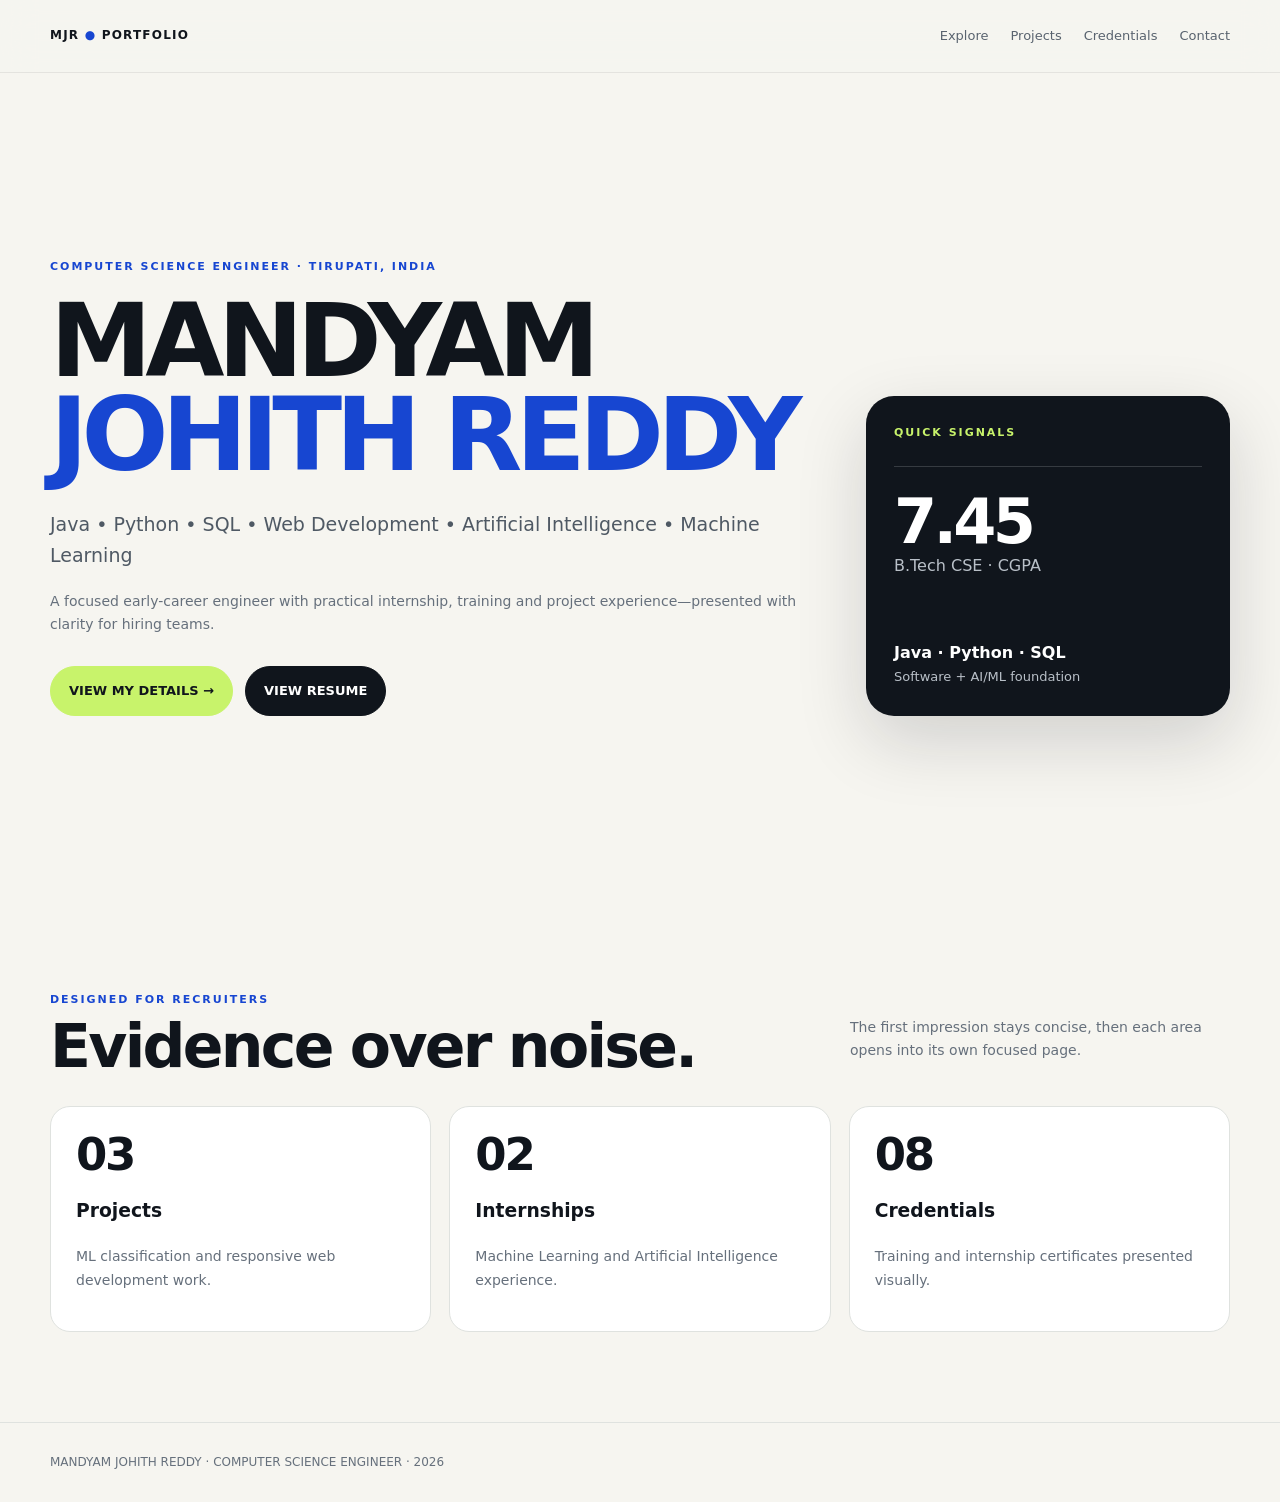
<file: index.html>
<!doctype html><html lang="en"><head><meta charset="utf-8"><meta name="viewport" content="width=device-width,initial-scale=1"><meta name="description" content="Professional portfolio of Mandyam Johith Reddy, Computer Science Engineer."><title>Home · Mandyam Johith Reddy</title><link rel="stylesheet" href="style.css"></head><body><header class="nav"><div class="wrap navin"><a class="brand" href="index.html">MJR <b>●</b> PORTFOLIO</a><nav class="links"><a href="menu.html">Explore</a><a href="projects.html">Projects</a><a href="certificates.html">Credentials</a><a href="contact.html">Contact</a></nav></div></header><main><section class="hero"><div class="wrap hero-grid"><div><div class="eyebrow">Computer Science Engineer · Tirupati, India</div><h1>MANDYAM<br><span>JOHITH REDDY</span></h1><p class="lead">Java • Python • SQL • Web Development • Artificial Intelligence • Machine Learning</p><p class="small">A focused early-career engineer with practical internship, training and project experience—presented with clarity for hiring teams.</p><div class="actions"><a class="btn accent" href="menu.html">VIEW MY DETAILS →</a><a class="btn primary" href="assets/resume.pdf" target="_blank">VIEW RESUME</a></div></div><aside class="hero-panel"><div><div class="eyebrow" style="color:#c8f36b">QUICK SIGNALS</div><div class="line"></div><div class="big">7.45</div><div style="color:#b9c0c8">B.Tech CSE · CGPA</div></div><div><b>Java · Python · SQL</b><div style="color:#b9c0c8;font-size:13px">Software + AI/ML foundation</div></div></aside></div></section><section class="section"><div class="wrap"><div class="head"><div><div class="kicker">Designed for recruiters</div><h2>Evidence over noise.</h2></div><p class="small" style="max-width:380px">The first impression stays concise, then each area opens into its own focused page.</p></div><div class="grid3"><div class="card"><div class="stat">03</div><h3>Projects</h3><p class="small">ML classification and responsive web development work.</p></div><div class="card"><div class="stat">02</div><h3>Internships</h3><p class="small">Machine Learning and Artificial Intelligence experience.</p></div><div class="card"><div class="stat">08</div><h3>Credentials</h3><p class="small">Training and internship certificates presented visually.</p></div></div></div></section></main><footer class="footer"><div class="wrap">MANDYAM JOHITH REDDY · COMPUTER SCIENCE ENGINEER · 2026</div></footer></body></html>
</file>
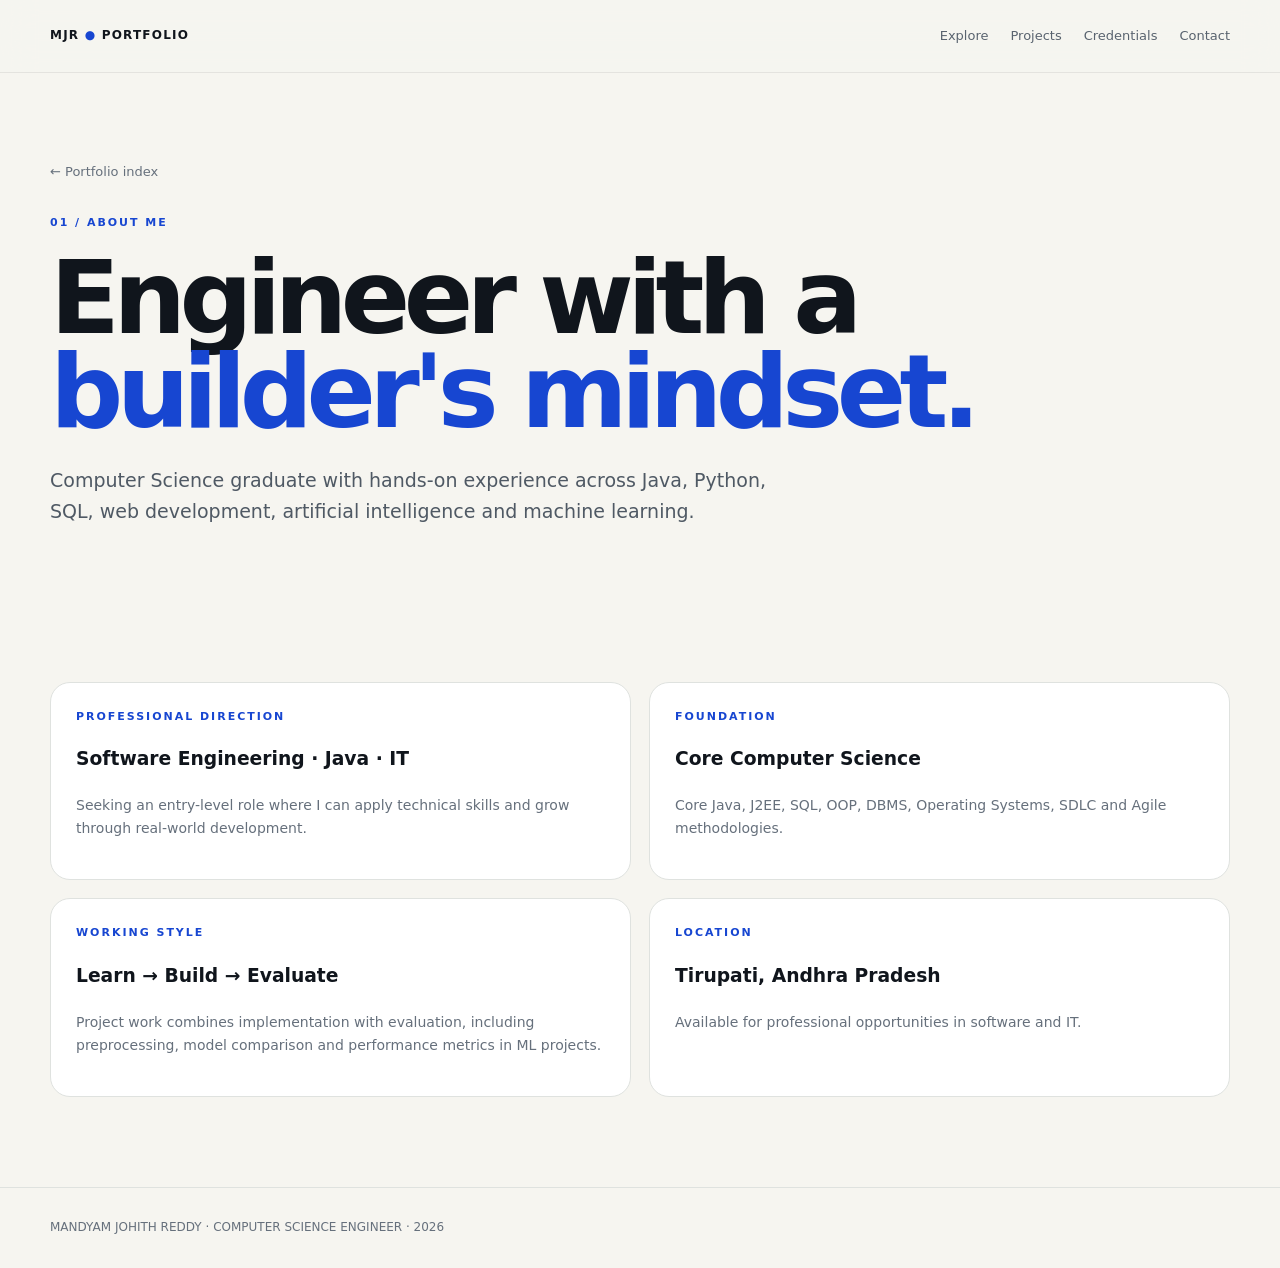
<file: about.html>
<!doctype html><html lang="en"><head><meta charset="utf-8"><meta name="viewport" content="width=device-width,initial-scale=1"><meta name="description" content="Professional portfolio of Mandyam Johith Reddy, Computer Science Engineer."><title>About Me · Mandyam Johith Reddy</title><link rel="stylesheet" href="style.css"></head><body><header class="nav"><div class="wrap navin"><a class="brand" href="index.html">MJR <b>●</b> PORTFOLIO</a><nav class="links"><a href="menu.html">Explore</a><a href="projects.html">Projects</a><a href="certificates.html">Credentials</a><a href="contact.html">Contact</a></nav></div></header><main><section class="pagehero"><div class="wrap"><a class="back" href="menu.html">← Portfolio index</a><div class="kicker" style="margin-top:30px">01 / About Me</div><h1>Engineer with a<br><span>builder's mindset.</span></h1><p class="lead">Computer Science graduate with hands-on experience across Java, Python, SQL, web development, artificial intelligence and machine learning.</p></div></section><section class="section"><div class="wrap grid2"><div class="card"><div class="kicker">Professional direction</div><h3>Software Engineering · Java · IT</h3><p class="small">Seeking an entry-level role where I can apply technical skills and grow through real-world development.</p></div><div class="card"><div class="kicker">Foundation</div><h3>Core Computer Science</h3><p class="small">Core Java, J2EE, SQL, OOP, DBMS, Operating Systems, SDLC and Agile methodologies.</p></div><div class="card"><div class="kicker">Working style</div><h3>Learn → Build → Evaluate</h3><p class="small">Project work combines implementation with evaluation, including preprocessing, model comparison and performance metrics in ML projects.</p></div><div class="card"><div class="kicker">Location</div><h3>Tirupati, Andhra Pradesh</h3><p class="small">Available for professional opportunities in software and IT.</p></div></div></section></main><footer class="footer"><div class="wrap">MANDYAM JOHITH REDDY · COMPUTER SCIENCE ENGINEER · 2026</div></footer></body></html>
</file>
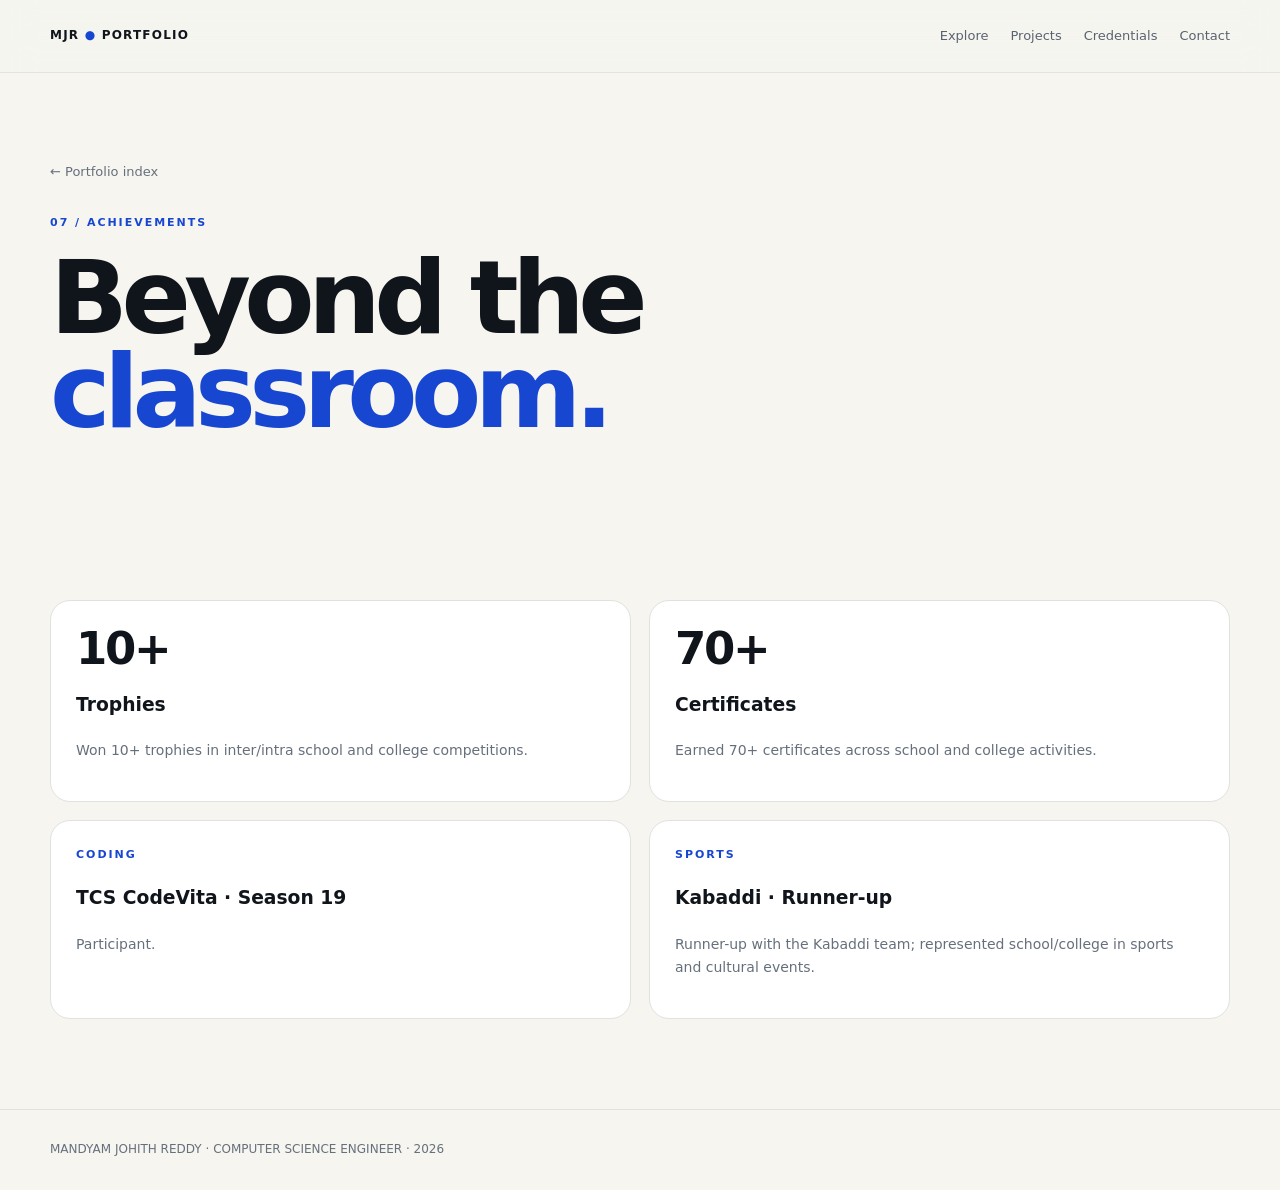
<file: achievements.html>
<!doctype html><html lang="en"><head><meta charset="utf-8"><meta name="viewport" content="width=device-width,initial-scale=1"><meta name="description" content="Professional portfolio of Mandyam Johith Reddy, Computer Science Engineer."><title>Achievements · Mandyam Johith Reddy</title><link rel="stylesheet" href="style.css"></head><body><header class="nav"><div class="wrap navin"><a class="brand" href="index.html">MJR <b>●</b> PORTFOLIO</a><nav class="links"><a href="menu.html">Explore</a><a href="projects.html">Projects</a><a href="certificates.html">Credentials</a><a href="contact.html">Contact</a></nav></div></header><main><section class="pagehero"><div class="wrap"><a class="back" href="menu.html">← Portfolio index</a><div class="kicker" style="margin-top:30px">07 / Achievements</div><h1>Beyond the<br><span>classroom.</span></h1></div></section><section class="section"><div class="wrap grid2"><div class="card"><div class="stat">10+</div><h3>Trophies</h3><p class="small">Won 10+ trophies in inter/intra school and college competitions.</p></div><div class="card"><div class="stat">70+</div><h3>Certificates</h3><p class="small">Earned 70+ certificates across school and college activities.</p></div><div class="card"><div class="kicker">Coding</div><h3>TCS CodeVita · Season 19</h3><p class="small">Participant.</p></div><div class="card"><div class="kicker">Sports</div><h3>Kabaddi · Runner-up</h3><p class="small">Runner-up with the Kabaddi team; represented school/college in sports and cultural events.</p></div></div></section></main><footer class="footer"><div class="wrap">MANDYAM JOHITH REDDY · COMPUTER SCIENCE ENGINEER · 2026</div></footer></body></html>
</file>
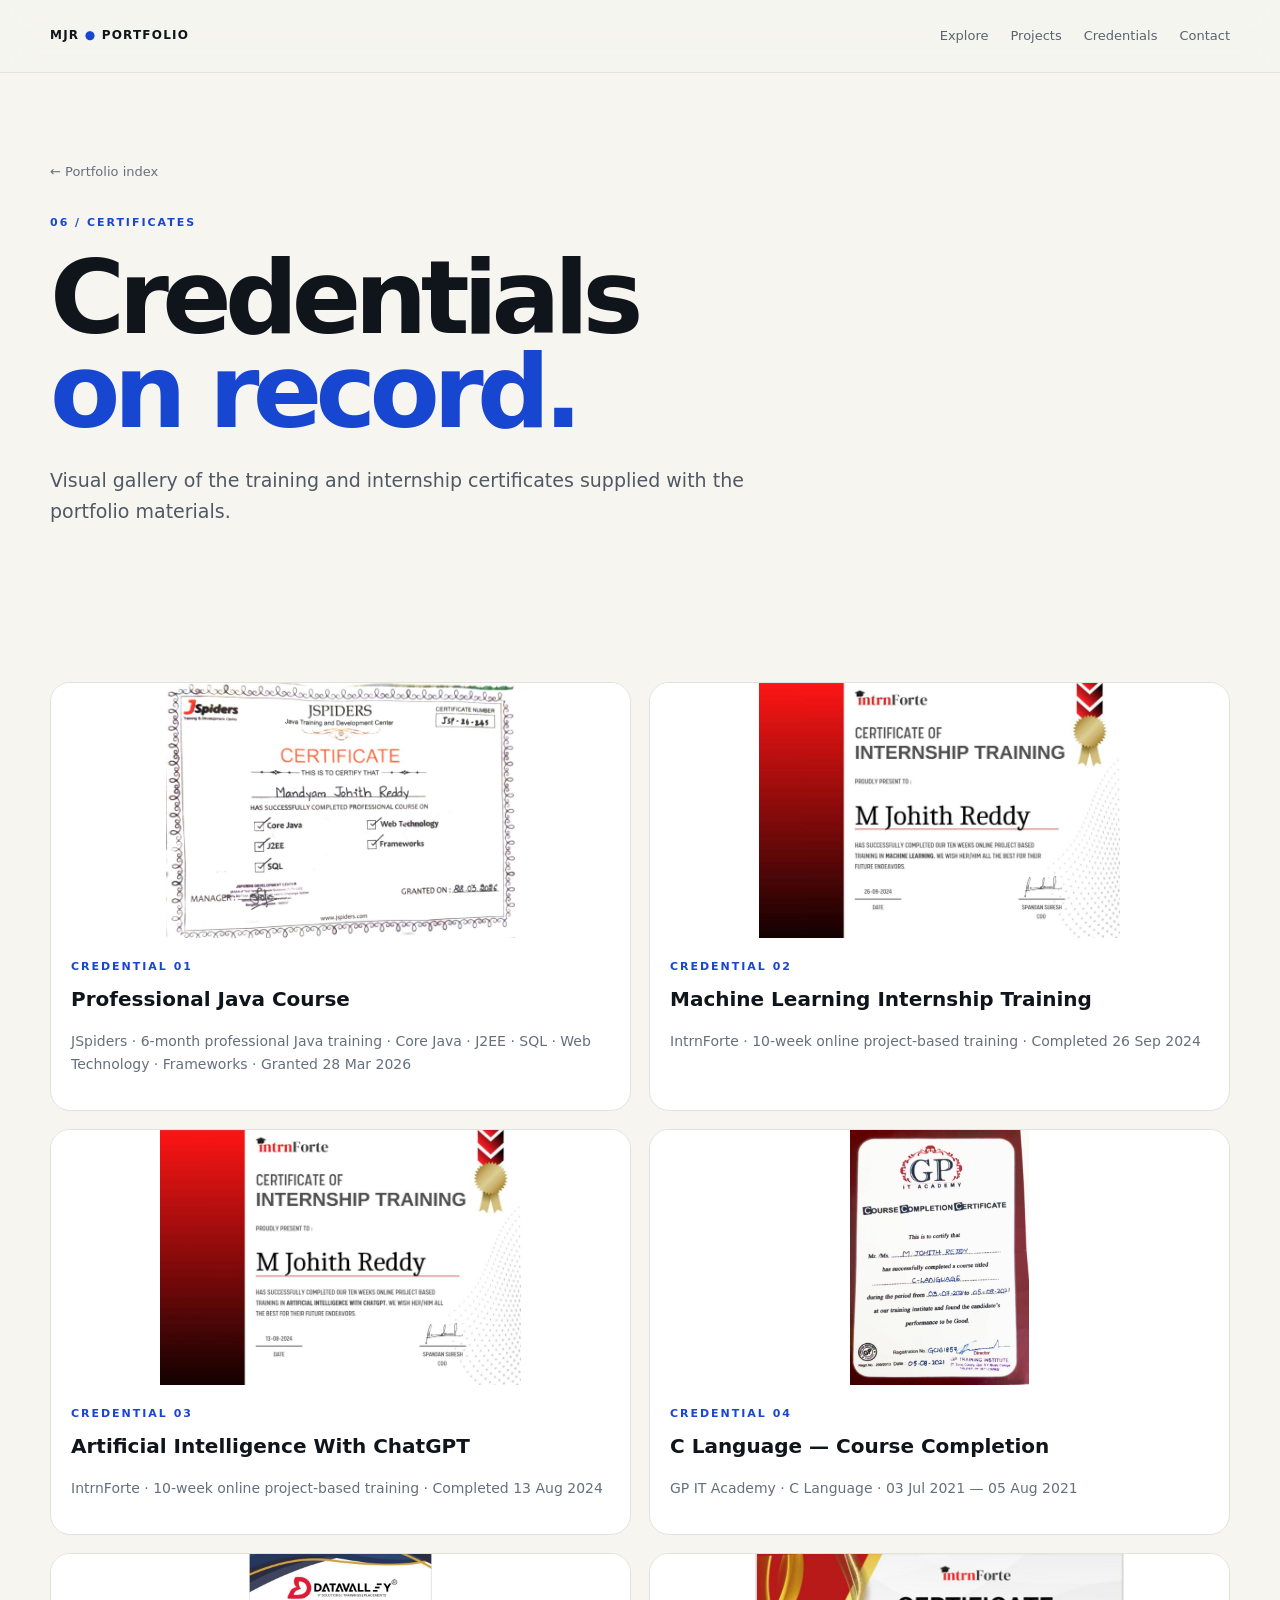
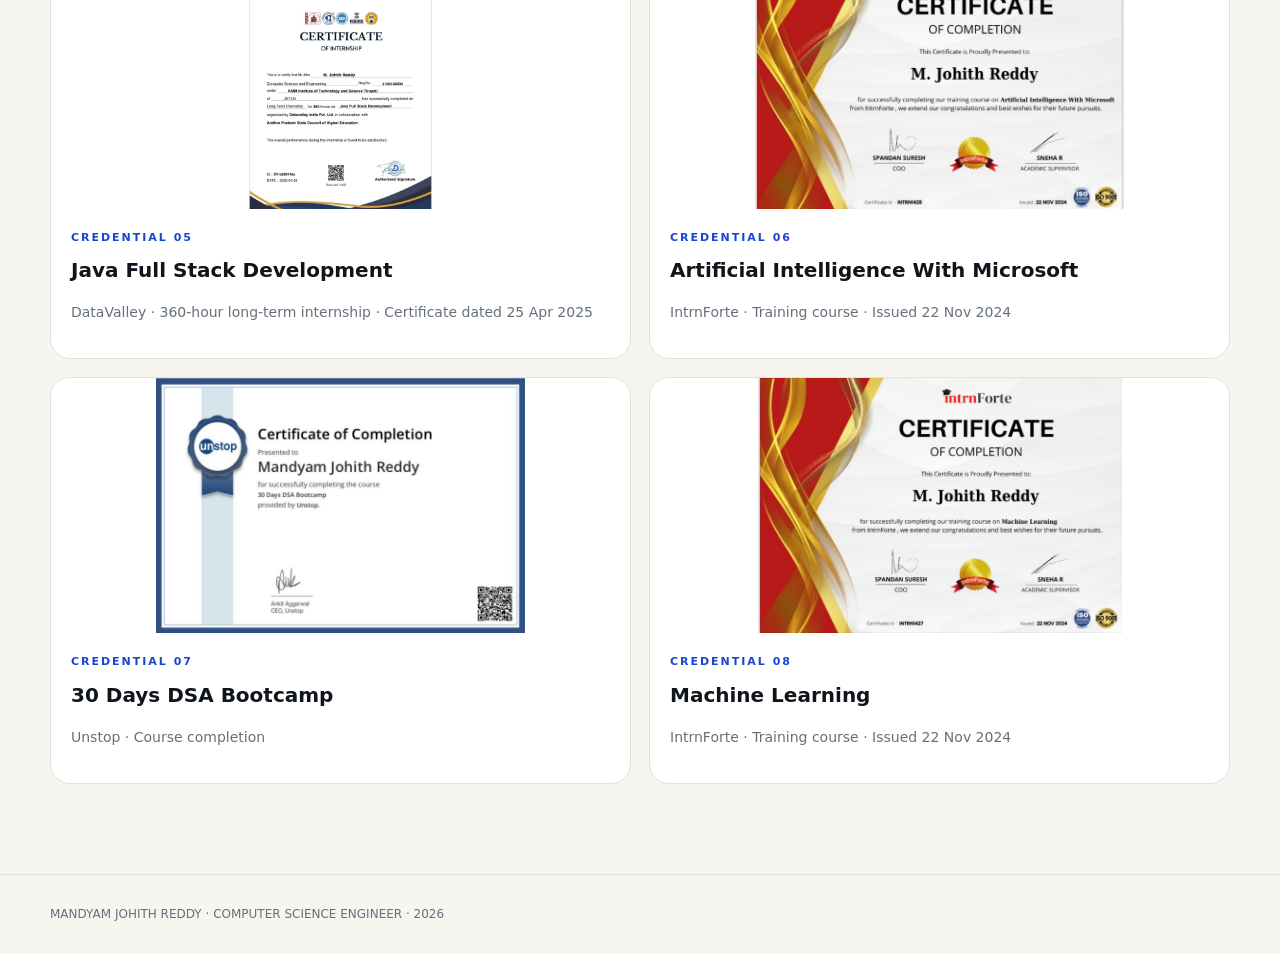
<file: certificates.html>
<!doctype html><html lang="en"><head><meta charset="utf-8"><meta name="viewport" content="width=device-width,initial-scale=1"><meta name="description" content="Professional portfolio of Mandyam Johith Reddy, Computer Science Engineer."><title>Certificates · Mandyam Johith Reddy</title><link rel="stylesheet" href="style.css"></head><body><header class="nav"><div class="wrap navin"><a class="brand" href="index.html">MJR <b>●</b> PORTFOLIO</a><nav class="links"><a href="menu.html">Explore</a><a href="projects.html">Projects</a><a href="certificates.html">Credentials</a><a href="contact.html">Contact</a></nav></div></header><main><section class="pagehero"><div class="wrap"><a class="back" href="menu.html">← Portfolio index</a><div class="kicker" style="margin-top:30px">06 / Certificates</div><h1>Credentials<br><span>on record.</span></h1><p class="lead">Visual gallery of the training and internship certificates supplied with the portfolio materials.</p></div></section><section class="section"><div class="wrap grid2"><article class="card cert"><img src="assets/certificates/01-jspiders-java.jpg" alt="Professional Java Course certificate"><div class="cert-body"><div class="kicker">CREDENTIAL 01</div><h3>Professional Java Course</h3><p class="small">JSpiders · 6-month professional Java training · Core Java · J2EE · SQL · Web Technology · Frameworks · Granted 28 Mar 2026</p></div></article><article class="card cert"><img src="assets/certificates/02-ml-internship.jpg" alt="Machine Learning Internship Training certificate"><div class="cert-body"><div class="kicker">CREDENTIAL 02</div><h3>Machine Learning Internship Training</h3><p class="small">IntrnForte · 10-week online project-based training · Completed 26 Sep 2024</p></div></article><article class="card cert"><img src="assets/certificates/03-ai-internship.jpg" alt="Artificial Intelligence With ChatGPT certificate"><div class="cert-body"><div class="kicker">CREDENTIAL 03</div><h3>Artificial Intelligence With ChatGPT</h3><p class="small">IntrnForte · 10-week online project-based training · Completed 13 Aug 2024</p></div></article><article class="card cert"><img src="assets/certificates/04-c-language.jpg" alt="C Language — Course Completion certificate"><div class="cert-body"><div class="kicker">CREDENTIAL 04</div><h3>C Language — Course Completion</h3><p class="small">GP IT Academy · C Language · 03 Jul 2021 — 05 Aug 2021</p></div></article><article class="card cert"><img src="assets/certificates/05-java-full-stack.jpg" alt="Java Full Stack Development certificate"><div class="cert-body"><div class="kicker">CREDENTIAL 05</div><h3>Java Full Stack Development</h3><p class="small">DataValley · 360-hour long-term internship · Certificate dated 25 Apr 2025</p></div></article><article class="card cert"><img src="assets/certificates/06-ai-microsoft.jpg" alt="Artificial Intelligence With Microsoft certificate"><div class="cert-body"><div class="kicker">CREDENTIAL 06</div><h3>Artificial Intelligence With Microsoft</h3><p class="small">IntrnForte · Training course · Issued 22 Nov 2024</p></div></article><article class="card cert"><img src="assets/certificates/07-dsa-bootcamp.jpg" alt="30 Days DSA Bootcamp certificate"><div class="cert-body"><div class="kicker">CREDENTIAL 07</div><h3>30 Days DSA Bootcamp</h3><p class="small">Unstop · Course completion</p></div></article><article class="card cert"><img src="assets/certificates/08-machine-learning.jpg" alt="Machine Learning certificate"><div class="cert-body"><div class="kicker">CREDENTIAL 08</div><h3>Machine Learning</h3><p class="small">IntrnForte · Training course · Issued 22 Nov 2024</p></div></article></div></section></main><footer class="footer"><div class="wrap">MANDYAM JOHITH REDDY · COMPUTER SCIENCE ENGINEER · 2026</div></footer></body></html>
</file>
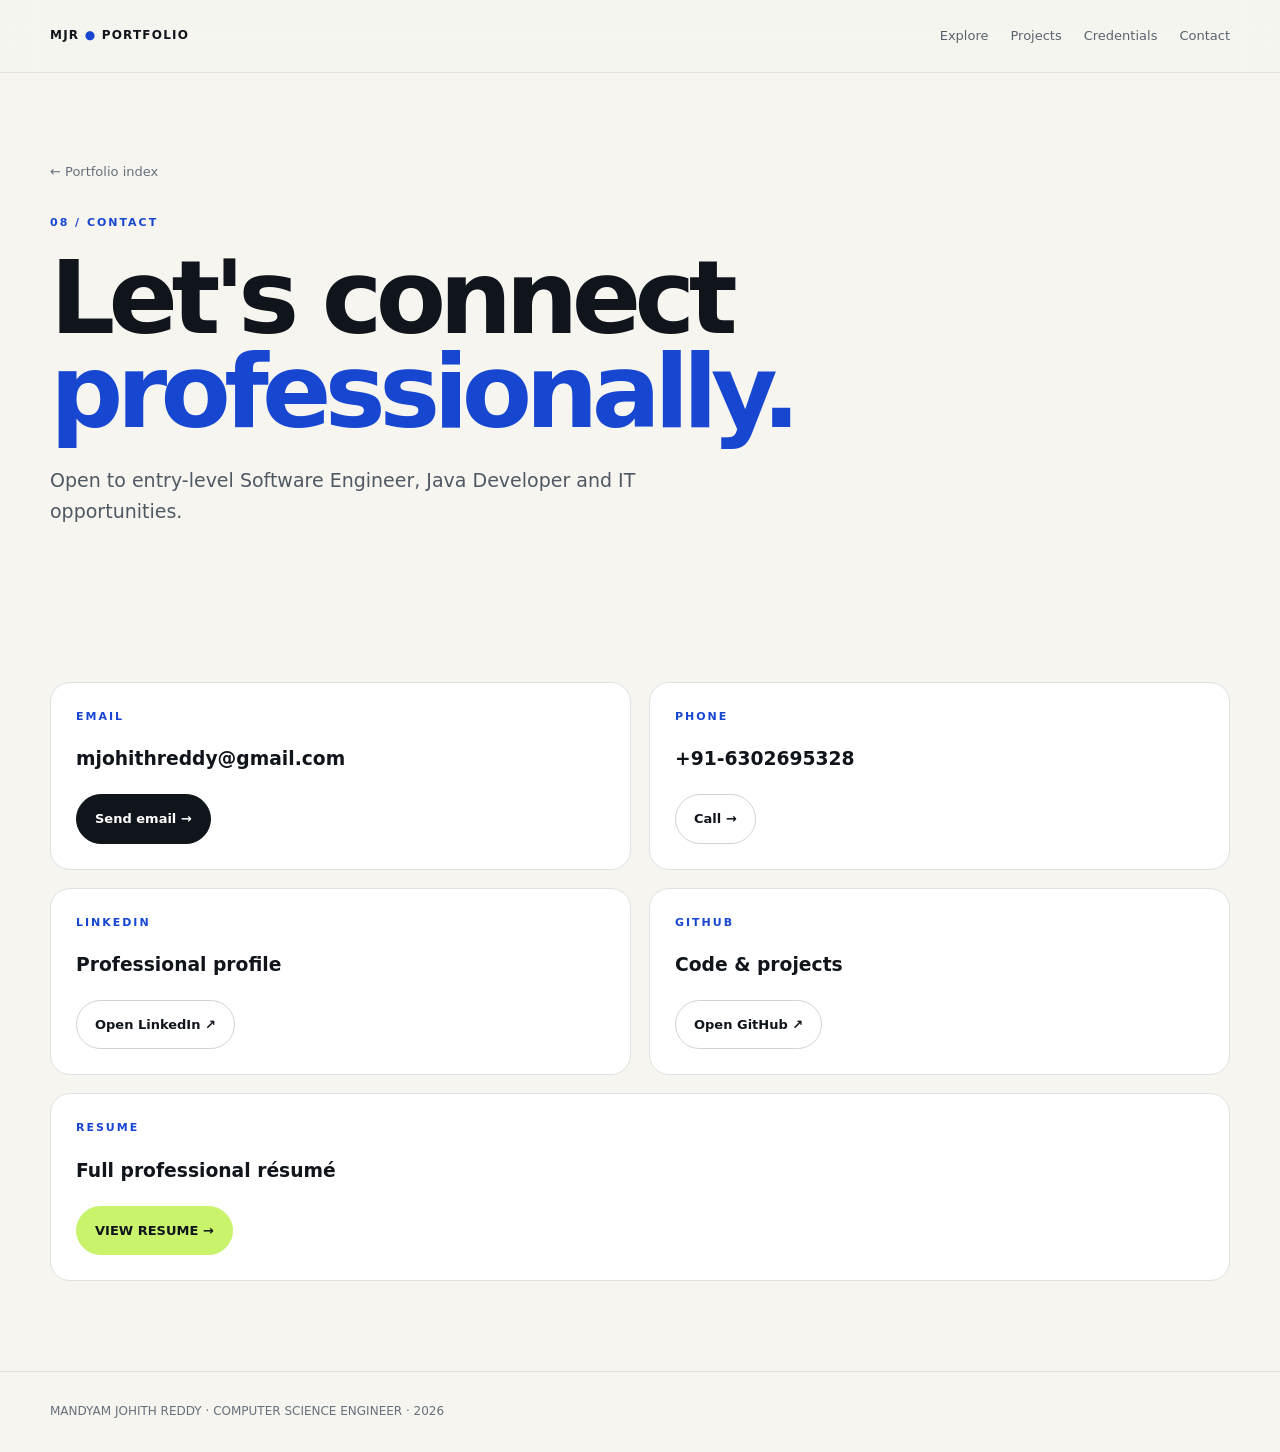
<file: contact.html>
<!doctype html><html lang="en"><head><meta charset="utf-8"><meta name="viewport" content="width=device-width,initial-scale=1"><meta name="description" content="Professional portfolio of Mandyam Johith Reddy, Computer Science Engineer."><title>Contact · Mandyam Johith Reddy</title><link rel="stylesheet" href="style.css"></head><body><header class="nav"><div class="wrap navin"><a class="brand" href="index.html">MJR <b>●</b> PORTFOLIO</a><nav class="links"><a href="menu.html">Explore</a><a href="projects.html">Projects</a><a href="certificates.html">Credentials</a><a href="contact.html">Contact</a></nav></div></header><main><section class="pagehero"><div class="wrap"><a class="back" href="menu.html">← Portfolio index</a><div class="kicker" style="margin-top:30px">08 / Contact</div><h1>Let's connect<br><span>professionally.</span></h1><p class="lead">Open to entry-level Software Engineer, Java Developer and IT opportunities.</p></div></section><section class="section"><div class="wrap contact"><div class="card"><div class="kicker">Email</div><h3>mjohithreddy@gmail.com</h3><a class="btn primary" href="mailto:mjohithreddy@gmail.com">Send email →</a></div><div class="card"><div class="kicker">Phone</div><h3>+91-6302695328</h3><a class="btn" href="tel:+916302695328">Call →</a></div><div class="card"><div class="kicker">LinkedIn</div><h3>Professional profile</h3><a class="btn" href="https://linkedin.com/in/mjohith-reddy" target="_blank">Open LinkedIn ↗</a></div><div class="card"><div class="kicker">GitHub</div><h3>Code & projects</h3><a class="btn" href="https://github.com/JohithReddy-1" target="_blank">Open GitHub ↗</a></div><div class="card" style="grid-column:1/-1"><div class="kicker">Resume</div><h3>Full professional résumé</h3><a class="btn accent" href="assets/resume.pdf" target="_blank">VIEW RESUME →</a></div></div></section></main><footer class="footer"><div class="wrap">MANDYAM JOHITH REDDY · COMPUTER SCIENCE ENGINEER · 2026</div></footer></body></html>
</file>
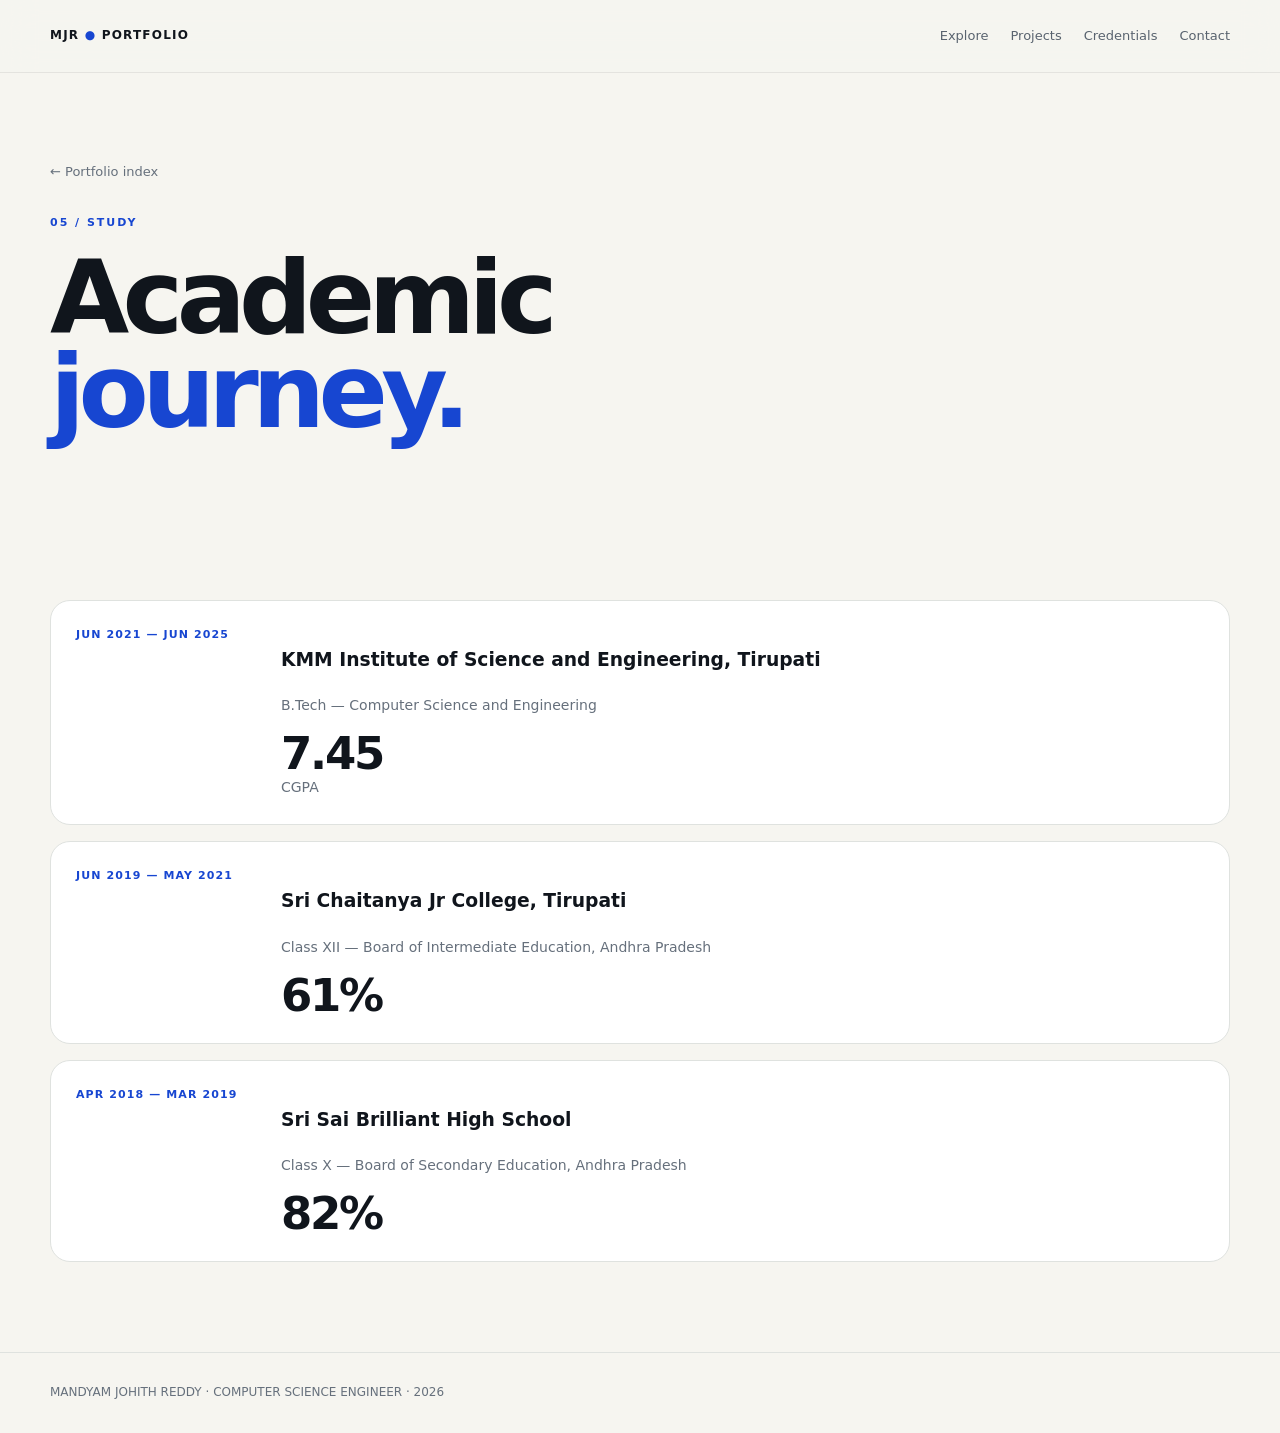
<file: education.html>
<!doctype html><html lang="en"><head><meta charset="utf-8"><meta name="viewport" content="width=device-width,initial-scale=1"><meta name="description" content="Professional portfolio of Mandyam Johith Reddy, Computer Science Engineer."><title>Education · Mandyam Johith Reddy</title><link rel="stylesheet" href="style.css"></head><body><header class="nav"><div class="wrap navin"><a class="brand" href="index.html">MJR <b>●</b> PORTFOLIO</a><nav class="links"><a href="menu.html">Explore</a><a href="projects.html">Projects</a><a href="certificates.html">Credentials</a><a href="contact.html">Contact</a></nav></div></header><main><section class="pagehero"><div class="wrap"><a class="back" href="menu.html">← Portfolio index</a><div class="kicker" style="margin-top:30px">05 / Study</div><h1>Academic<br><span>journey.</span></h1></div></section><section class="section"><div class="wrap timeline">
<div class="card"><div class="date">Jun 2021 — Jun 2025</div><div><h3>KMM Institute of Science and Engineering, Tirupati</h3><p class="small">B.Tech — Computer Science and Engineering</p><div class="stat">7.45</div><div class="small">CGPA</div></div></div>
<div class="card"><div class="date">Jun 2019 — May 2021</div><div><h3>Sri Chaitanya Jr College, Tirupati</h3><p class="small">Class XII — Board of Intermediate Education, Andhra Pradesh</p><div class="stat">61%</div></div></div>
<div class="card"><div class="date">Apr 2018 — Mar 2019</div><div><h3>Sri Sai Brilliant High School</h3><p class="small">Class X — Board of Secondary Education, Andhra Pradesh</p><div class="stat">82%</div></div></div>
</div></section></main><footer class="footer"><div class="wrap">MANDYAM JOHITH REDDY · COMPUTER SCIENCE ENGINEER · 2026</div></footer></body></html>
</file>
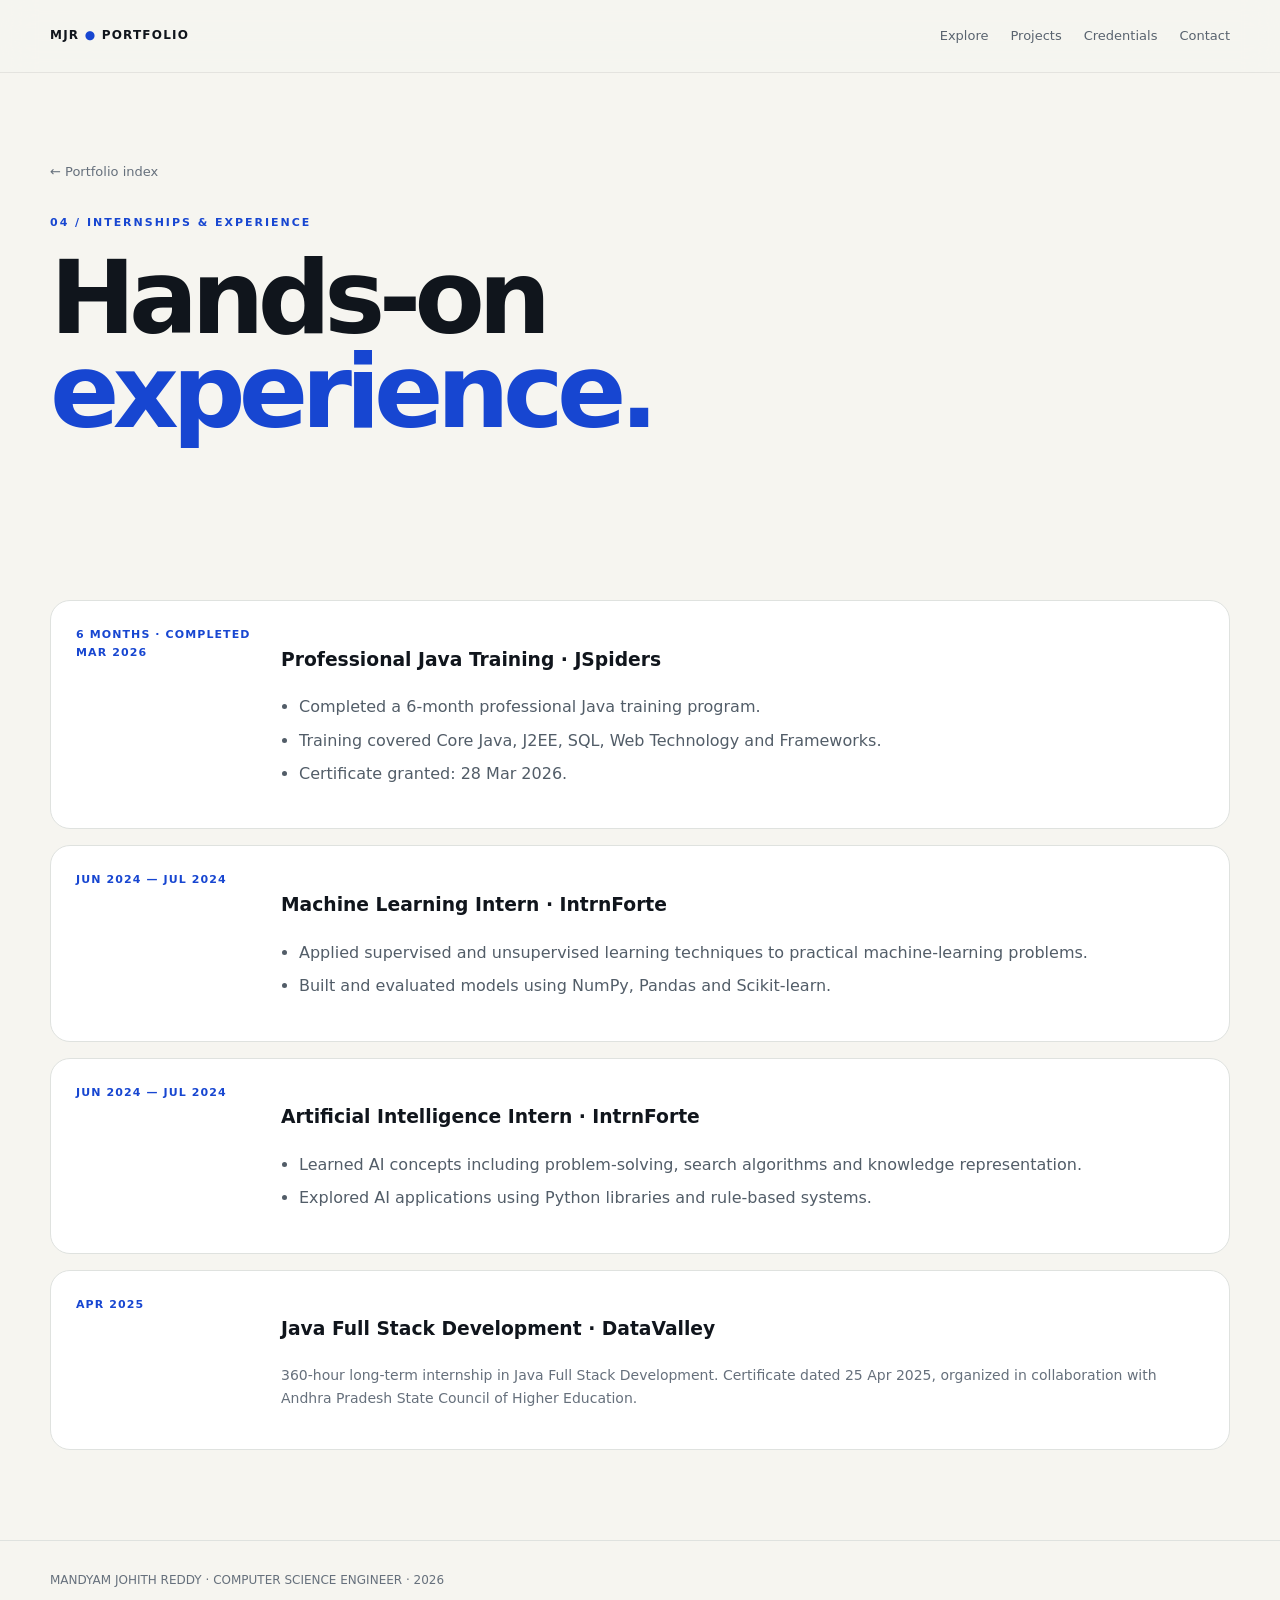
<file: experience.html>
<!doctype html><html lang="en"><head><meta charset="utf-8"><meta name="viewport" content="width=device-width,initial-scale=1"><meta name="description" content="Professional portfolio of Mandyam Johith Reddy, Computer Science Engineer."><title>Experience · Mandyam Johith Reddy</title><link rel="stylesheet" href="style.css"></head><body><header class="nav"><div class="wrap navin"><a class="brand" href="index.html">MJR <b>●</b> PORTFOLIO</a><nav class="links"><a href="menu.html">Explore</a><a href="projects.html">Projects</a><a href="certificates.html">Credentials</a><a href="contact.html">Contact</a></nav></div></header><main><section class="pagehero"><div class="wrap"><a class="back" href="menu.html">← Portfolio index</a><div class="kicker" style="margin-top:30px">04 / Internships & Experience</div><h1>Hands-on<br><span>experience.</span></h1></div></section><section class="section"><div class="wrap timeline">
<div class="card"><div class="date">6 MONTHS · COMPLETED MAR 2026</div><div><h3>Professional Java Training · JSpiders</h3><ul class="list"><li>Completed a 6-month professional Java training program.</li><li>Training covered Core Java, J2EE, SQL, Web Technology and Frameworks.</li><li>Certificate granted: 28 Mar 2026.</li></ul></div></div>
<div class="card"><div class="date">Jun 2024 — Jul 2024</div><div><h3>Machine Learning Intern · IntrnForte</h3><ul class="list"><li>Applied supervised and unsupervised learning techniques to practical machine-learning problems.</li><li>Built and evaluated models using NumPy, Pandas and Scikit-learn.</li></ul></div></div>
<div class="card"><div class="date">Jun 2024 — Jul 2024</div><div><h3>Artificial Intelligence Intern · IntrnForte</h3><ul class="list"><li>Learned AI concepts including problem-solving, search algorithms and knowledge representation.</li><li>Explored AI applications using Python libraries and rule-based systems.</li></ul></div></div>
<div class="card"><div class="date">Apr 2025</div><div><h3>Java Full Stack Development · DataValley</h3><p class="small">360-hour long-term internship in Java Full Stack Development. Certificate dated 25 Apr 2025, organized in collaboration with Andhra Pradesh State Council of Higher Education.</p></div></div>
</div></section></main><footer class="footer"><div class="wrap">MANDYAM JOHITH REDDY · COMPUTER SCIENCE ENGINEER · 2026</div></footer></body></html>
</file>
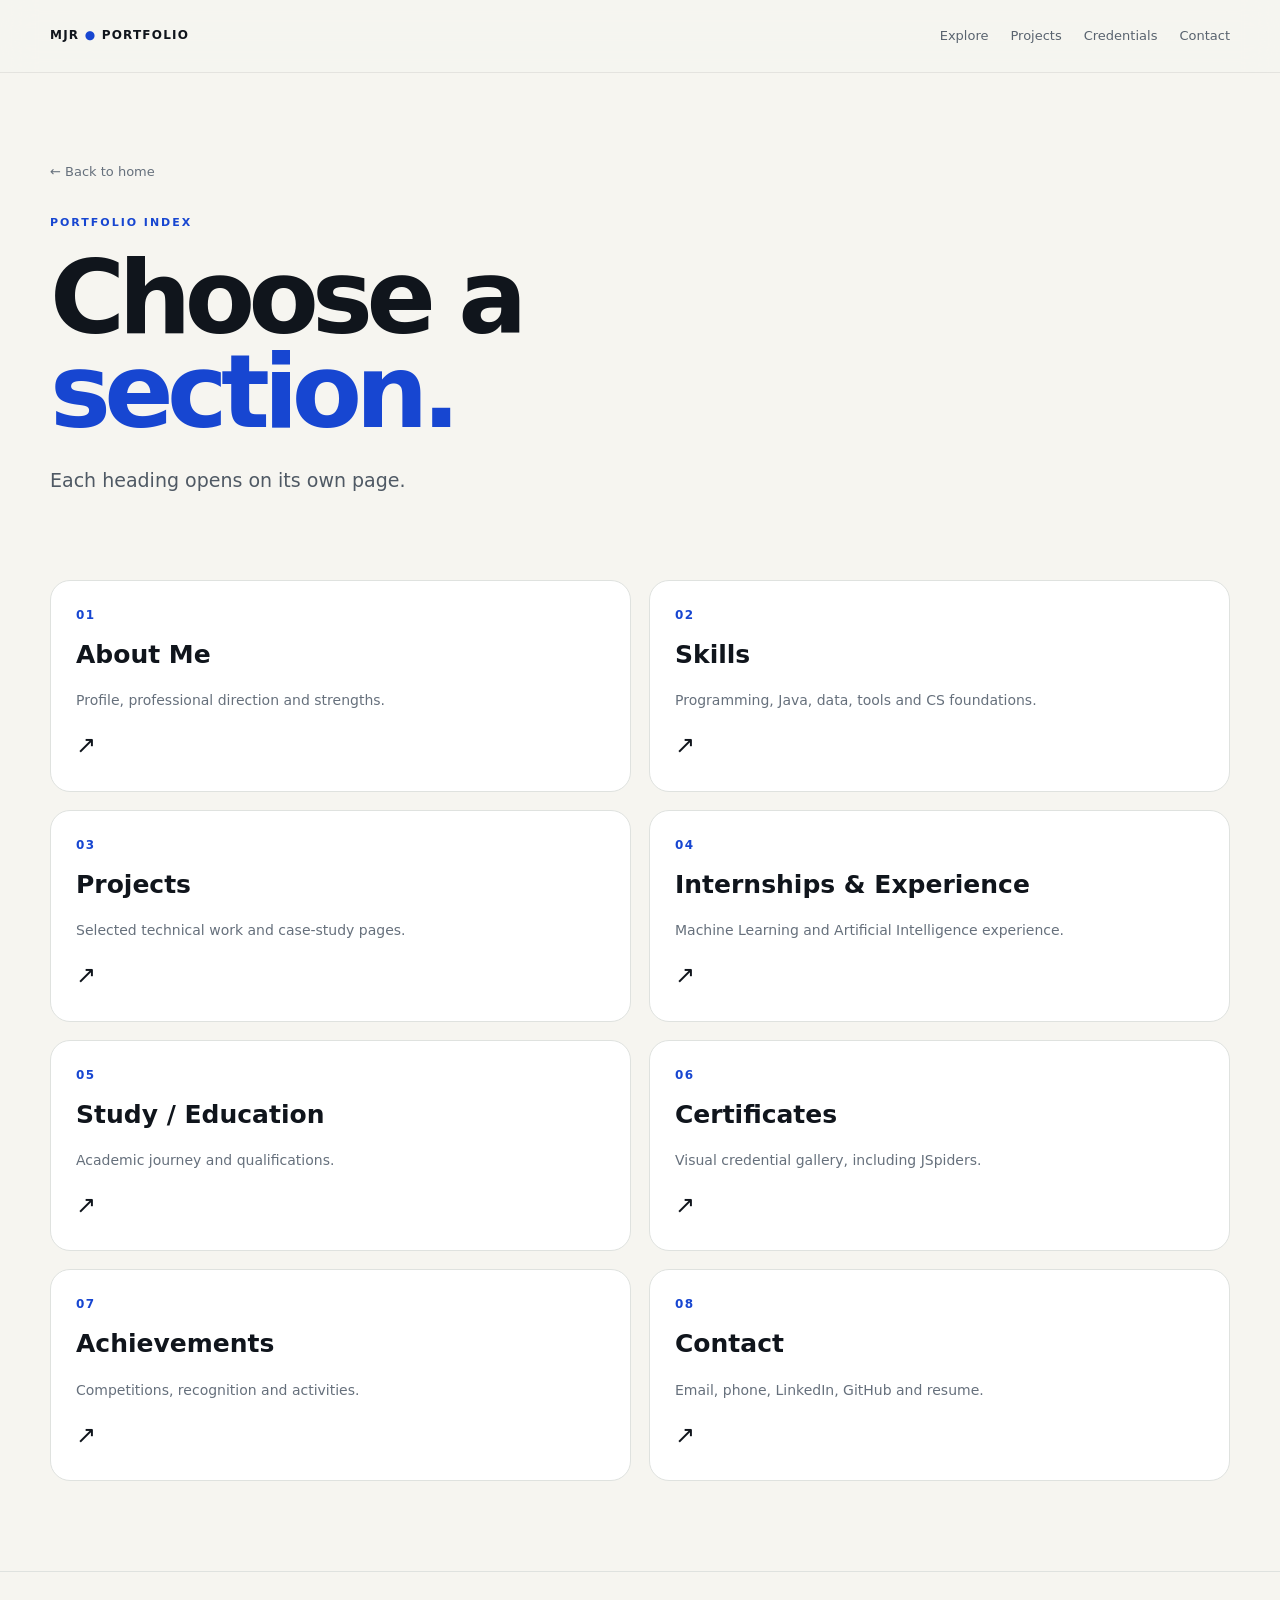
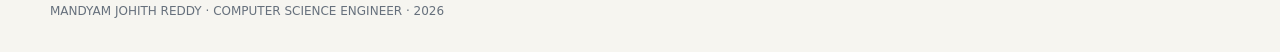
<file: menu.html>
<!doctype html><html lang="en"><head><meta charset="utf-8"><meta name="viewport" content="width=device-width,initial-scale=1"><meta name="description" content="Professional portfolio of Mandyam Johith Reddy, Computer Science Engineer."><title>Explore · Mandyam Johith Reddy</title><link rel="stylesheet" href="style.css"></head><body><header class="nav"><div class="wrap navin"><a class="brand" href="index.html">MJR <b>●</b> PORTFOLIO</a><nav class="links"><a href="menu.html">Explore</a><a href="projects.html">Projects</a><a href="certificates.html">Credentials</a><a href="contact.html">Contact</a></nav></div></header><main><section class="pagehero"><div class="wrap"><a class="back" href="index.html">← Back to home</a><div class="kicker" style="margin-top:30px">Portfolio index</div><h1>Choose a<br><span>section.</span></h1><p class="lead">Each heading opens on its own page.</p></div></section><section class="section" style="padding-top:20px"><div class="wrap grid2">
<a class="card index-card" href="about.html"><div class="num">01</div><div><h3>About Me</h3><p class="small">Profile, professional direction and strengths.</p></div><div class="arrow">↗</div></a>
<a class="card index-card" href="skills.html"><div class="num">02</div><div><h3>Skills</h3><p class="small">Programming, Java, data, tools and CS foundations.</p></div><div class="arrow">↗</div></a>
<a class="card index-card" href="projects.html"><div class="num">03</div><div><h3>Projects</h3><p class="small">Selected technical work and case-study pages.</p></div><div class="arrow">↗</div></a>
<a class="card index-card" href="experience.html"><div class="num">04</div><div><h3>Internships & Experience</h3><p class="small">Machine Learning and Artificial Intelligence experience.</p></div><div class="arrow">↗</div></a>
<a class="card index-card" href="education.html"><div class="num">05</div><div><h3>Study / Education</h3><p class="small">Academic journey and qualifications.</p></div><div class="arrow">↗</div></a>
<a class="card index-card" href="certificates.html"><div class="num">06</div><div><h3>Certificates</h3><p class="small">Visual credential gallery, including JSpiders.</p></div><div class="arrow">↗</div></a>
<a class="card index-card" href="achievements.html"><div class="num">07</div><div><h3>Achievements</h3><p class="small">Competitions, recognition and activities.</p></div><div class="arrow">↗</div></a>
<a class="card index-card" href="contact.html"><div class="num">08</div><div><h3>Contact</h3><p class="small">Email, phone, LinkedIn, GitHub and resume.</p></div><div class="arrow">↗</div></a>
</div></section></main><footer class="footer"><div class="wrap">MANDYAM JOHITH REDDY · COMPUTER SCIENCE ENGINEER · 2026</div></footer></body></html>
</file>
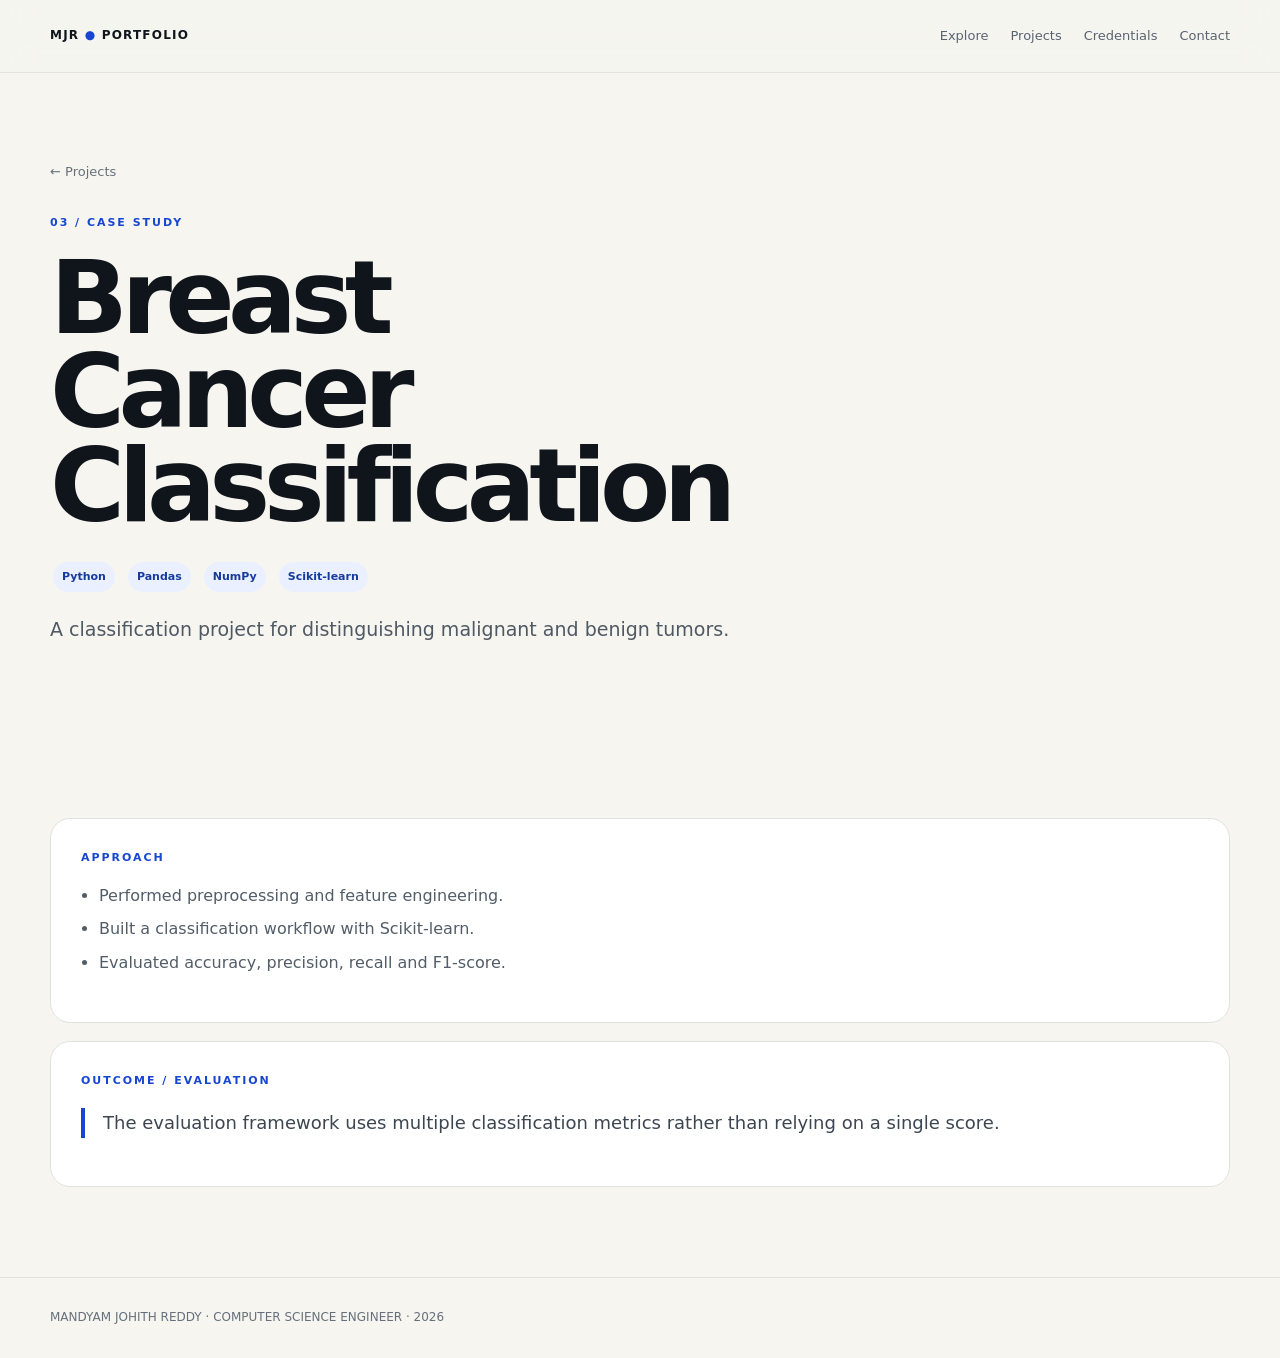
<file: project-breast.html>
<!doctype html><html lang="en"><head><meta charset="utf-8"><meta name="viewport" content="width=device-width,initial-scale=1"><meta name="description" content="Professional portfolio of Mandyam Johith Reddy, Computer Science Engineer."><title>Breast Cancer Classification · Mandyam Johith Reddy</title><link rel="stylesheet" href="style.css"></head><body><header class="nav"><div class="wrap navin"><a class="brand" href="index.html">MJR <b>●</b> PORTFOLIO</a><nav class="links"><a href="menu.html">Explore</a><a href="projects.html">Projects</a><a href="certificates.html">Credentials</a><a href="contact.html">Contact</a></nav></div></header><main><section class="pagehero"><div class="wrap"><a class="back" href="projects.html">← Projects</a><div class="kicker" style="margin-top:30px">03 / CASE STUDY</div><h1>Breast<br>Cancer<br>Classification</h1><div class="case-meta"><span class="tag">Python</span><span class="tag">Pandas</span><span class="tag">NumPy</span><span class="tag">Scikit-learn</span></div><p class="lead">A classification project for distinguishing malignant and benign tumors.</p></div></section><section class="section"><div class="wrap"><div class="case-block"><div class="kicker">Approach</div><ul class="list"><li>Performed preprocessing and feature engineering.</li><li>Built a classification workflow with Scikit-learn.</li><li>Evaluated accuracy, precision, recall and F1-score.</li></ul></div><div class="case-block"><div class="kicker">Outcome / evaluation</div><p class="quote">The evaluation framework uses multiple classification metrics rather than relying on a single score.</p></div></div></section></main><footer class="footer"><div class="wrap">MANDYAM JOHITH REDDY · COMPUTER SCIENCE ENGINEER · 2026</div></footer></body></html>
</file>
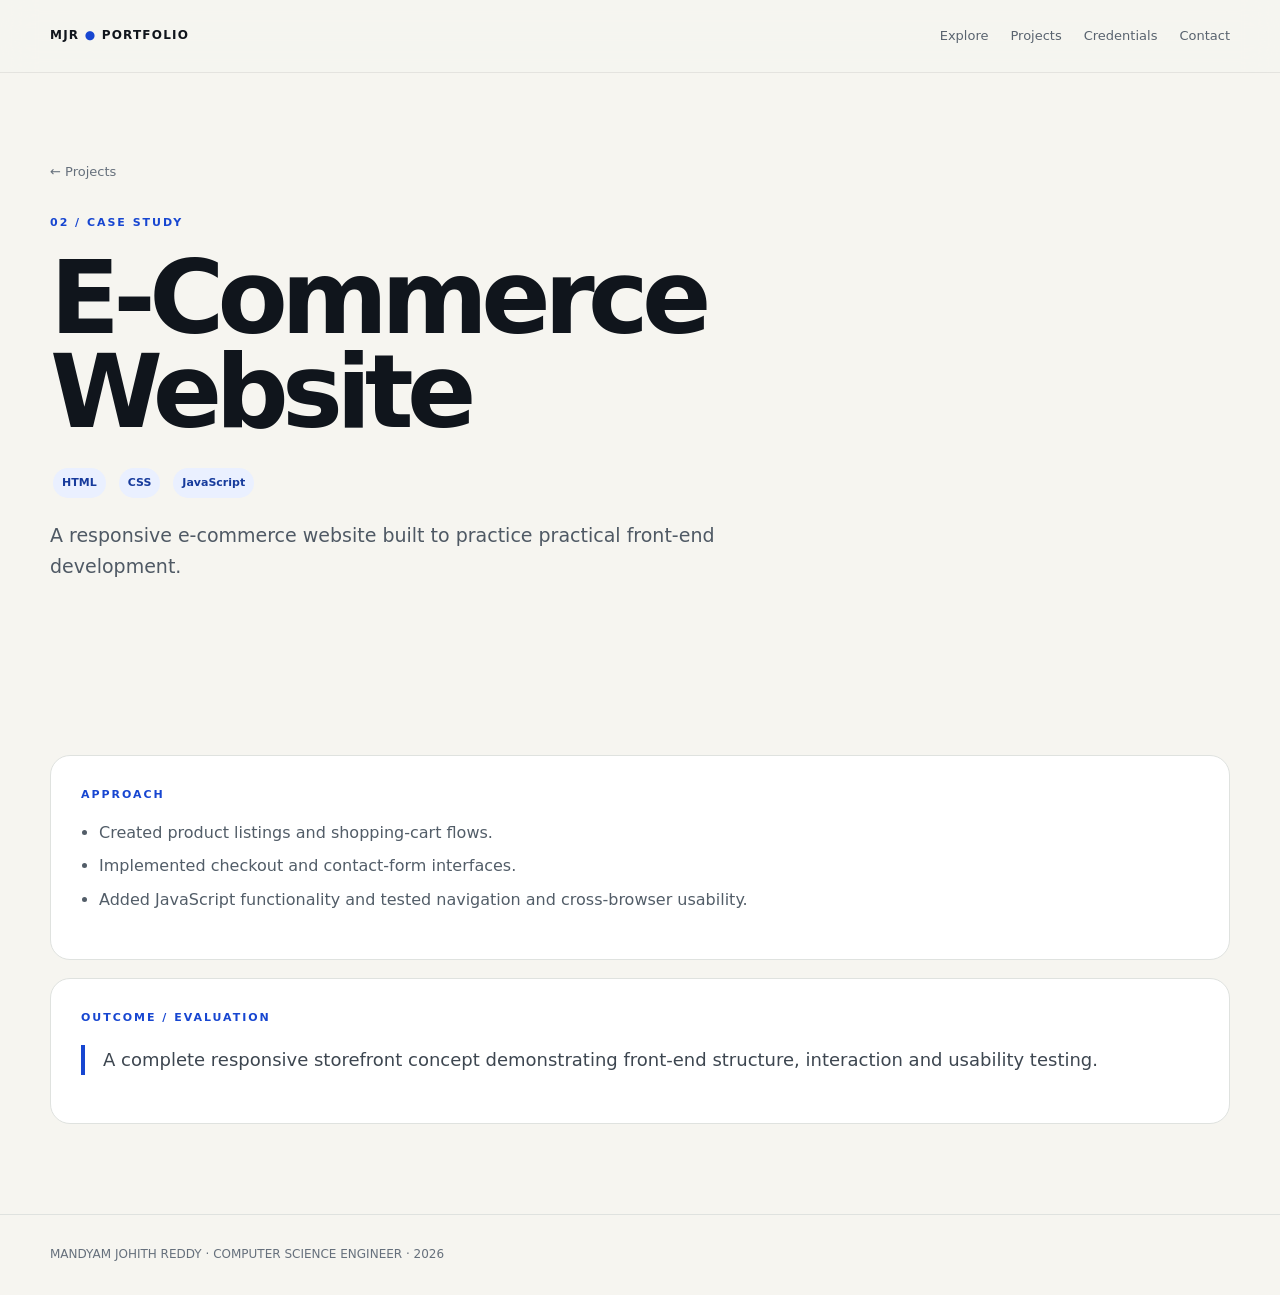
<file: project-ecommerce.html>
<!doctype html><html lang="en"><head><meta charset="utf-8"><meta name="viewport" content="width=device-width,initial-scale=1"><meta name="description" content="Professional portfolio of Mandyam Johith Reddy, Computer Science Engineer."><title>E-Commerce Website · Mandyam Johith Reddy</title><link rel="stylesheet" href="style.css"></head><body><header class="nav"><div class="wrap navin"><a class="brand" href="index.html">MJR <b>●</b> PORTFOLIO</a><nav class="links"><a href="menu.html">Explore</a><a href="projects.html">Projects</a><a href="certificates.html">Credentials</a><a href="contact.html">Contact</a></nav></div></header><main><section class="pagehero"><div class="wrap"><a class="back" href="projects.html">← Projects</a><div class="kicker" style="margin-top:30px">02 / CASE STUDY</div><h1>E-Commerce<br>Website</h1><div class="case-meta"><span class="tag">HTML</span><span class="tag">CSS</span><span class="tag">JavaScript</span></div><p class="lead">A responsive e-commerce website built to practice practical front-end development.</p></div></section><section class="section"><div class="wrap"><div class="case-block"><div class="kicker">Approach</div><ul class="list"><li>Created product listings and shopping-cart flows.</li><li>Implemented checkout and contact-form interfaces.</li><li>Added JavaScript functionality and tested navigation and cross-browser usability.</li></ul></div><div class="case-block"><div class="kicker">Outcome / evaluation</div><p class="quote">A complete responsive storefront concept demonstrating front-end structure, interaction and usability testing.</p></div></div></section></main><footer class="footer"><div class="wrap">MANDYAM JOHITH REDDY · COMPUTER SCIENCE ENGINEER · 2026</div></footer></body></html>
</file>
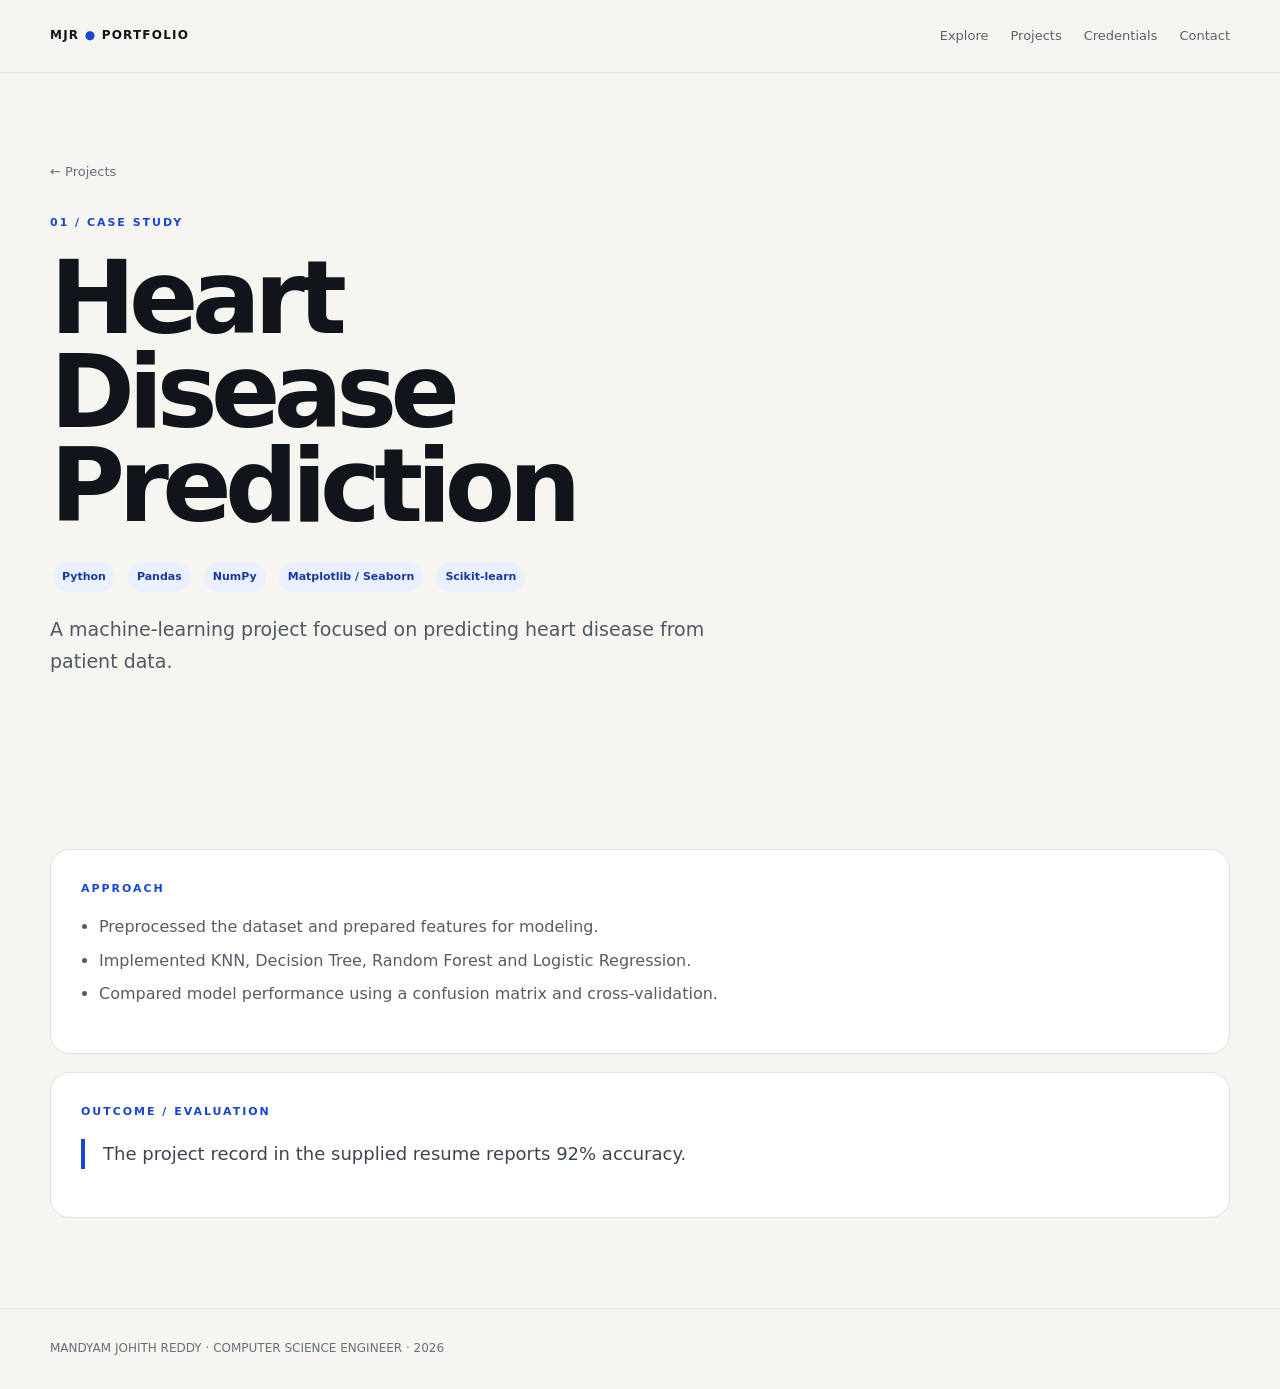
<file: project-heart.html>
<!doctype html><html lang="en"><head><meta charset="utf-8"><meta name="viewport" content="width=device-width,initial-scale=1"><meta name="description" content="Professional portfolio of Mandyam Johith Reddy, Computer Science Engineer."><title>Heart Disease Prediction · Mandyam Johith Reddy</title><link rel="stylesheet" href="style.css"></head><body><header class="nav"><div class="wrap navin"><a class="brand" href="index.html">MJR <b>●</b> PORTFOLIO</a><nav class="links"><a href="menu.html">Explore</a><a href="projects.html">Projects</a><a href="certificates.html">Credentials</a><a href="contact.html">Contact</a></nav></div></header><main><section class="pagehero"><div class="wrap"><a class="back" href="projects.html">← Projects</a><div class="kicker" style="margin-top:30px">01 / CASE STUDY</div><h1>Heart<br>Disease<br>Prediction</h1><div class="case-meta"><span class="tag">Python</span><span class="tag">Pandas</span><span class="tag">NumPy</span><span class="tag">Matplotlib / Seaborn</span><span class="tag">Scikit-learn</span></div><p class="lead">A machine-learning project focused on predicting heart disease from patient data.</p></div></section><section class="section"><div class="wrap"><div class="case-block"><div class="kicker">Approach</div><ul class="list"><li>Preprocessed the dataset and prepared features for modeling.</li><li>Implemented KNN, Decision Tree, Random Forest and Logistic Regression.</li><li>Compared model performance using a confusion matrix and cross-validation.</li></ul></div><div class="case-block"><div class="kicker">Outcome / evaluation</div><p class="quote">The project record in the supplied resume reports 92% accuracy.</p></div></div></section></main><footer class="footer"><div class="wrap">MANDYAM JOHITH REDDY · COMPUTER SCIENCE ENGINEER · 2026</div></footer></body></html>
</file>
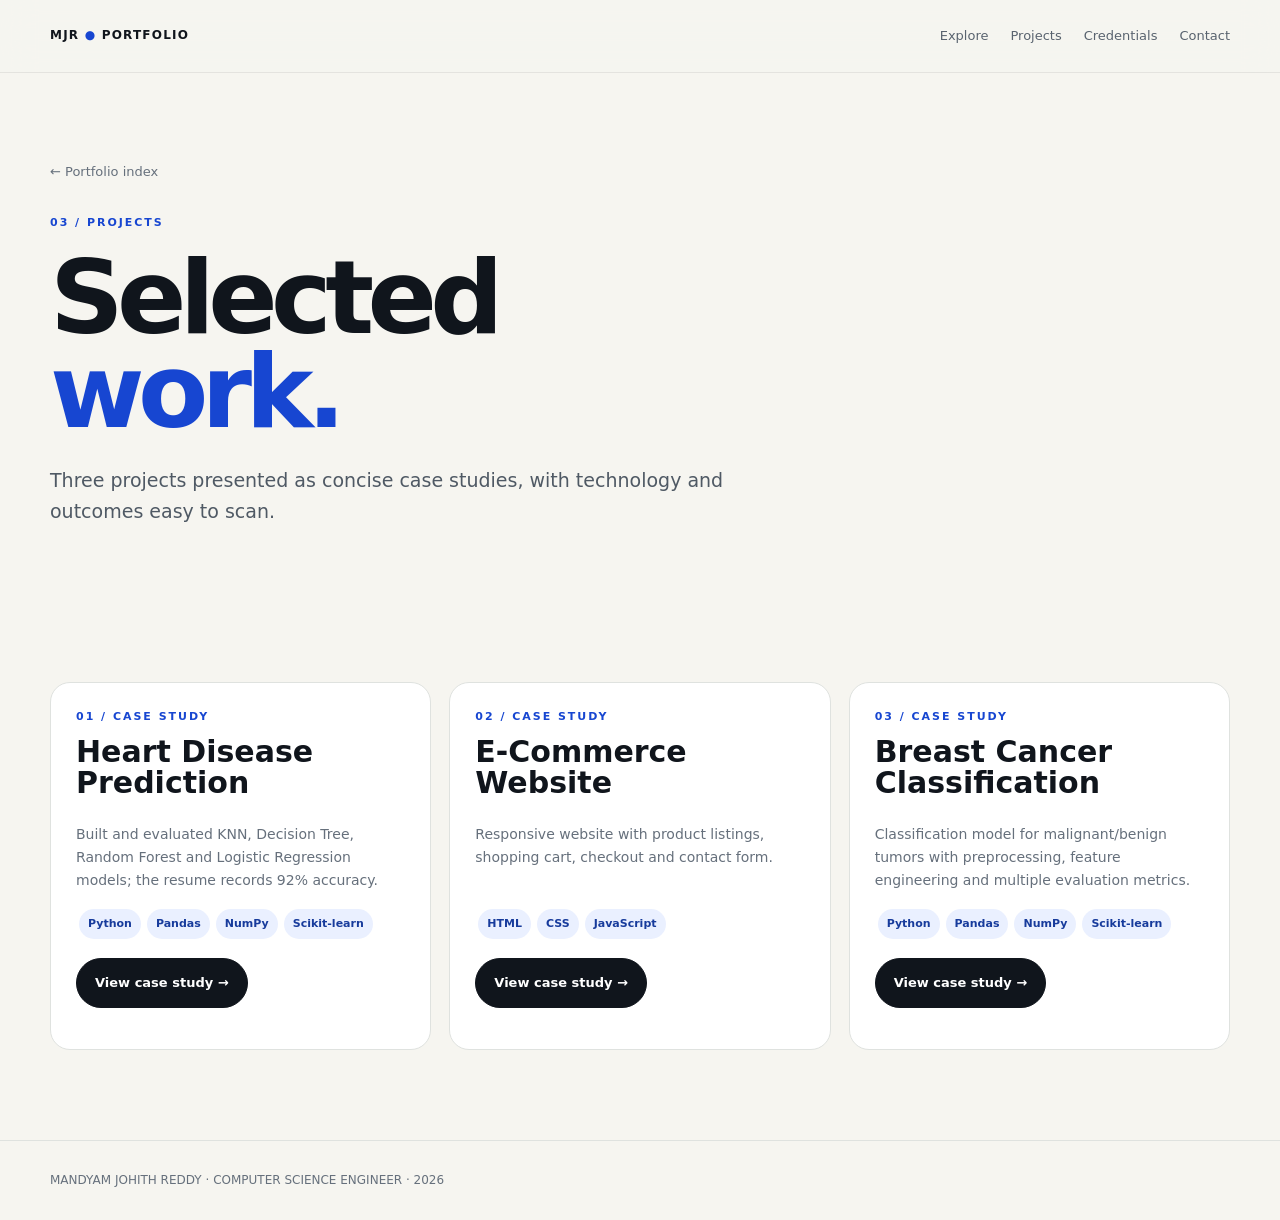
<file: projects.html>
<!doctype html><html lang="en"><head><meta charset="utf-8"><meta name="viewport" content="width=device-width,initial-scale=1"><meta name="description" content="Professional portfolio of Mandyam Johith Reddy, Computer Science Engineer."><title>Projects · Mandyam Johith Reddy</title><link rel="stylesheet" href="style.css"></head><body><header class="nav"><div class="wrap navin"><a class="brand" href="index.html">MJR <b>●</b> PORTFOLIO</a><nav class="links"><a href="menu.html">Explore</a><a href="projects.html">Projects</a><a href="certificates.html">Credentials</a><a href="contact.html">Contact</a></nav></div></header><main><section class="pagehero"><div class="wrap"><a class="back" href="menu.html">← Portfolio index</a><div class="kicker" style="margin-top:30px">03 / Projects</div><h1>Selected<br><span>work.</span></h1><p class="lead">Three projects presented as concise case studies, with technology and outcomes easy to scan.</p></div></section><section class="section"><div class="wrap grid3"><div class="card project"><div class="kicker">01 / CASE STUDY</div><h3>Heart Disease Prediction</h3><p class="small">Built and evaluated KNN, Decision Tree, Random Forest and Logistic Regression models; the resume records 92% accuracy.</p><div class="bottom"><div><span class="tag">Python</span><span class="tag">Pandas</span><span class="tag">NumPy</span><span class="tag">Scikit-learn</span></div><p><a class="btn primary" href="project-heart.html">View case study →</a></p></div></div><div class="card project"><div class="kicker">02 / CASE STUDY</div><h3>E-Commerce Website</h3><p class="small">Responsive website with product listings, shopping cart, checkout and contact form.</p><div class="bottom"><div><span class="tag">HTML</span><span class="tag">CSS</span><span class="tag">JavaScript</span></div><p><a class="btn primary" href="project-ecommerce.html">View case study →</a></p></div></div><div class="card project"><div class="kicker">03 / CASE STUDY</div><h3>Breast Cancer Classification</h3><p class="small">Classification model for malignant/benign tumors with preprocessing, feature engineering and multiple evaluation metrics.</p><div class="bottom"><div><span class="tag">Python</span><span class="tag">Pandas</span><span class="tag">NumPy</span><span class="tag">Scikit-learn</span></div><p><a class="btn primary" href="project-breast.html">View case study →</a></p></div></div></div></section></main><footer class="footer"><div class="wrap">MANDYAM JOHITH REDDY · COMPUTER SCIENCE ENGINEER · 2026</div></footer></body></html>
</file>
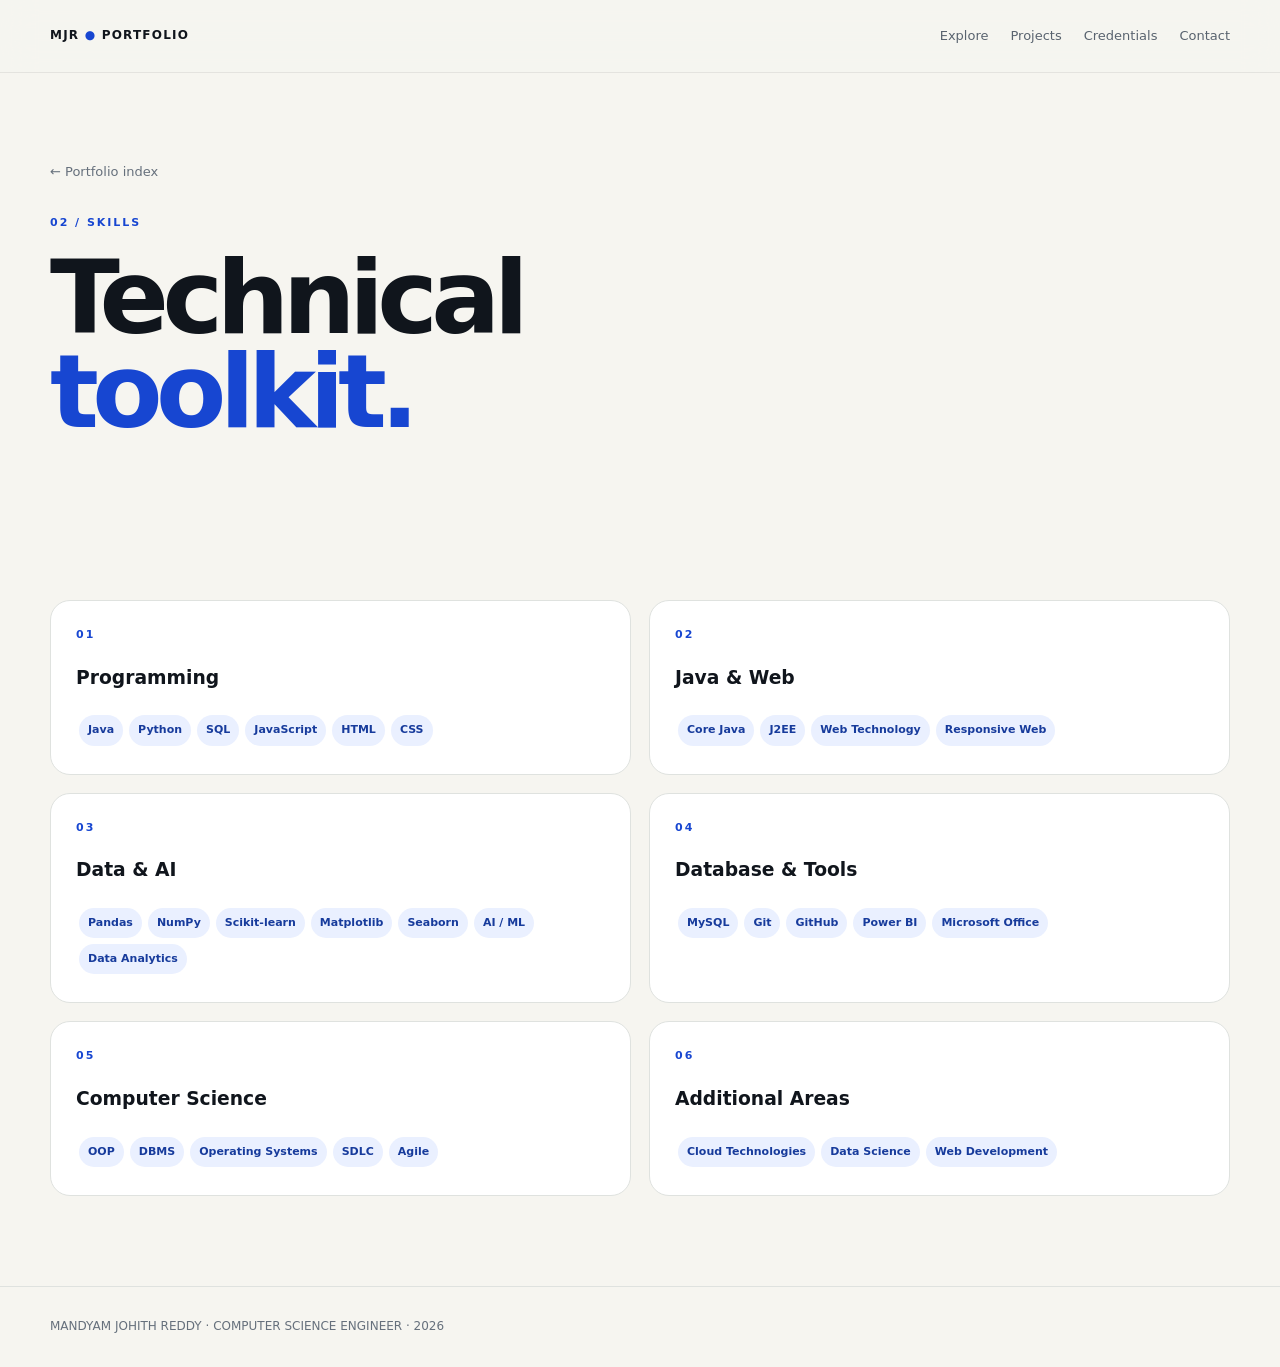
<file: skills.html>
<!doctype html><html lang="en"><head><meta charset="utf-8"><meta name="viewport" content="width=device-width,initial-scale=1"><meta name="description" content="Professional portfolio of Mandyam Johith Reddy, Computer Science Engineer."><title>Skills · Mandyam Johith Reddy</title><link rel="stylesheet" href="style.css"></head><body><header class="nav"><div class="wrap navin"><a class="brand" href="index.html">MJR <b>●</b> PORTFOLIO</a><nav class="links"><a href="menu.html">Explore</a><a href="projects.html">Projects</a><a href="certificates.html">Credentials</a><a href="contact.html">Contact</a></nav></div></header><main><section class="pagehero"><div class="wrap"><a class="back" href="menu.html">← Portfolio index</a><div class="kicker" style="margin-top:30px">02 / Skills</div><h1>Technical<br><span>toolkit.</span></h1></div></section><section class="section"><div class="wrap grid2">
<div class="card"><div class="kicker">01</div><h3>Programming</h3><span class="tag">Java</span><span class="tag">Python</span><span class="tag">SQL</span><span class="tag">JavaScript</span><span class="tag">HTML</span><span class="tag">CSS</span></div>
<div class="card"><div class="kicker">02</div><h3>Java & Web</h3><span class="tag">Core Java</span><span class="tag">J2EE</span><span class="tag">Web Technology</span><span class="tag">Responsive Web</span></div>
<div class="card"><div class="kicker">03</div><h3>Data & AI</h3><span class="tag">Pandas</span><span class="tag">NumPy</span><span class="tag">Scikit-learn</span><span class="tag">Matplotlib</span><span class="tag">Seaborn</span><span class="tag">AI / ML</span><span class="tag">Data Analytics</span></div>
<div class="card"><div class="kicker">04</div><h3>Database & Tools</h3><span class="tag">MySQL</span><span class="tag">Git</span><span class="tag">GitHub</span><span class="tag">Power BI</span><span class="tag">Microsoft Office</span></div>
<div class="card"><div class="kicker">05</div><h3>Computer Science</h3><span class="tag">OOP</span><span class="tag">DBMS</span><span class="tag">Operating Systems</span><span class="tag">SDLC</span><span class="tag">Agile</span></div>
<div class="card"><div class="kicker">06</div><h3>Additional Areas</h3><span class="tag">Cloud Technologies</span><span class="tag">Data Science</span><span class="tag">Web Development</span></div>
</div></section></main><footer class="footer"><div class="wrap">MANDYAM JOHITH REDDY · COMPUTER SCIENCE ENGINEER · 2026</div></footer></body></html>
</file>
<file: style.css>
:root{--ink:#10151c;--paper:#f6f5f0;--white:#fff;--muted:#66707c;--line:#dfe2df;--blue:#1746d1;--lime:#c8f36b;--soft:#eaf0ff}
*{box-sizing:border-box}html{scroll-behavior:smooth}body{margin:0;background:var(--paper);color:var(--ink);font-family:Inter,ui-sans-serif,system-ui,-apple-system,"Segoe UI",sans-serif;line-height:1.65}a{text-decoration:none;color:inherit}
.wrap{width:min(1180px,calc(100% - 40px));margin:auto}.nav{position:sticky;top:0;z-index:30;background:rgba(246,245,240,.9);backdrop-filter:blur(16px);border-bottom:1px solid rgba(16,21,28,.08)}.navin{height:72px;display:flex;align-items:center;justify-content:space-between}.brand{font-weight:900;letter-spacing:.1em;font-size:12px}.brand b{color:var(--blue)}.links{display:flex;gap:22px;font-size:13px;color:#59636f}.links a:hover{color:var(--blue)}
.hero{min-height:calc(100vh - 72px);display:flex;align-items:center;padding:80px 0}.hero-grid{display:grid;grid-template-columns:1.35fr .65fr;gap:60px;align-items:end}.eyebrow,.kicker{font-size:11px;letter-spacing:.18em;text-transform:uppercase;font-weight:900;color:var(--blue)}
h1{font-size:clamp(54px,8vw,104px);line-height:.92;letter-spacing:-.065em;margin:18px 0 26px}h1 span{color:var(--blue)}.lead{font-size:19px;max-width:720px;color:#4f5964}.small{font-size:14px;color:var(--muted)}
.actions{display:flex;gap:12px;flex-wrap:wrap;margin-top:30px}.btn{display:inline-flex;align-items:center;gap:8px;padding:13px 18px;border-radius:999px;border:1px solid #cfd4d8;font-size:13px;font-weight:850;transition:.2s}.btn:hover{transform:translateY(-2px)}.btn.primary{background:var(--ink);color:#fff;border-color:var(--ink)}.btn.accent{background:var(--lime);border-color:var(--lime)}
.hero-panel{background:var(--ink);color:#fff;border-radius:28px;padding:28px;min-height:320px;display:flex;flex-direction:column;justify-content:space-between;box-shadow:0 25px 70px rgba(16,21,28,.16)}.hero-panel .big{font-size:62px;font-weight:900;letter-spacing:-.06em;line-height:1}.hero-panel .line{height:1px;background:rgba(255,255,255,.16);margin:24px 0}
.section{padding:90px 0}.head{display:flex;justify-content:space-between;gap:35px;align-items:end;margin-bottom:30px}.head h2{margin:7px 0 0;font-size:clamp(34px,5vw,60px);line-height:1;letter-spacing:-.045em}.grid2{display:grid;grid-template-columns:1fr 1fr;gap:18px}.grid3{display:grid;grid-template-columns:repeat(3,1fr);gap:18px}
.card{background:#fff;border:1px solid var(--line);border-radius:20px;padding:25px}.card:hover{box-shadow:0 18px 50px rgba(16,21,28,.08)}.index-card{min-height:190px;display:flex;flex-direction:column;justify-content:space-between}.index-card .num{font-weight:900;color:var(--blue);font-size:12px;letter-spacing:.12em}.index-card h3{font-size:25px;margin:8px 0}.arrow{font-size:24px}
.project{min-height:360px;display:flex;flex-direction:column}.project h3{font-size:30px;line-height:1.05;margin:10px 0}.project .bottom{margin-top:auto}.tag{display:inline-block;padding:6px 9px;border-radius:999px;background:var(--soft);color:#173b9c;font-size:11px;font-weight:800;margin:3px}
.timeline{display:grid;gap:16px}.timeline .card{display:grid;grid-template-columns:180px 1fr;gap:25px}.date{font-size:11px;letter-spacing:.1em;text-transform:uppercase;font-weight:900;color:var(--blue)}.list{padding-left:18px;color:#525d68}.list li{margin:7px 0}.stat{font-size:45px;line-height:1;font-weight:900;letter-spacing:-.05em}
.contact{display:grid;grid-template-columns:1fr 1fr;gap:18px}.footer{padding:30px 0;border-top:1px solid var(--line);font-size:12px;color:var(--muted)}.pagehero{padding:85px 0 45px}.back{font-size:13px;color:var(--muted)}.back:hover{color:var(--blue)}.case-block{background:#fff;border:1px solid var(--line);border-radius:20px;padding:30px;margin-top:18px}.case-meta{display:flex;gap:7px;flex-wrap:wrap;margin:18px 0}.quote{border-left:4px solid var(--blue);padding-left:18px;font-size:18px;color:#3d4650}
.cert{padding:0;overflow:hidden}.cert img{display:block;width:100%;height:255px;object-fit:contain;background:#fff}.cert-body{padding:20px}.cert-body h3{margin:7px 0;font-size:20px}
@media(max-width:820px){.links{display:none}.hero-grid,.grid2,.grid3,.contact{grid-template-columns:1fr}.hero{padding:55px 0}.hero-panel{display:none}.timeline .card{grid-template-columns:1fr;gap:8px}.wrap{width:min(100% - 28px,1180px)}h1{font-size:58px}.section{padding:65px 0}}
</file>
